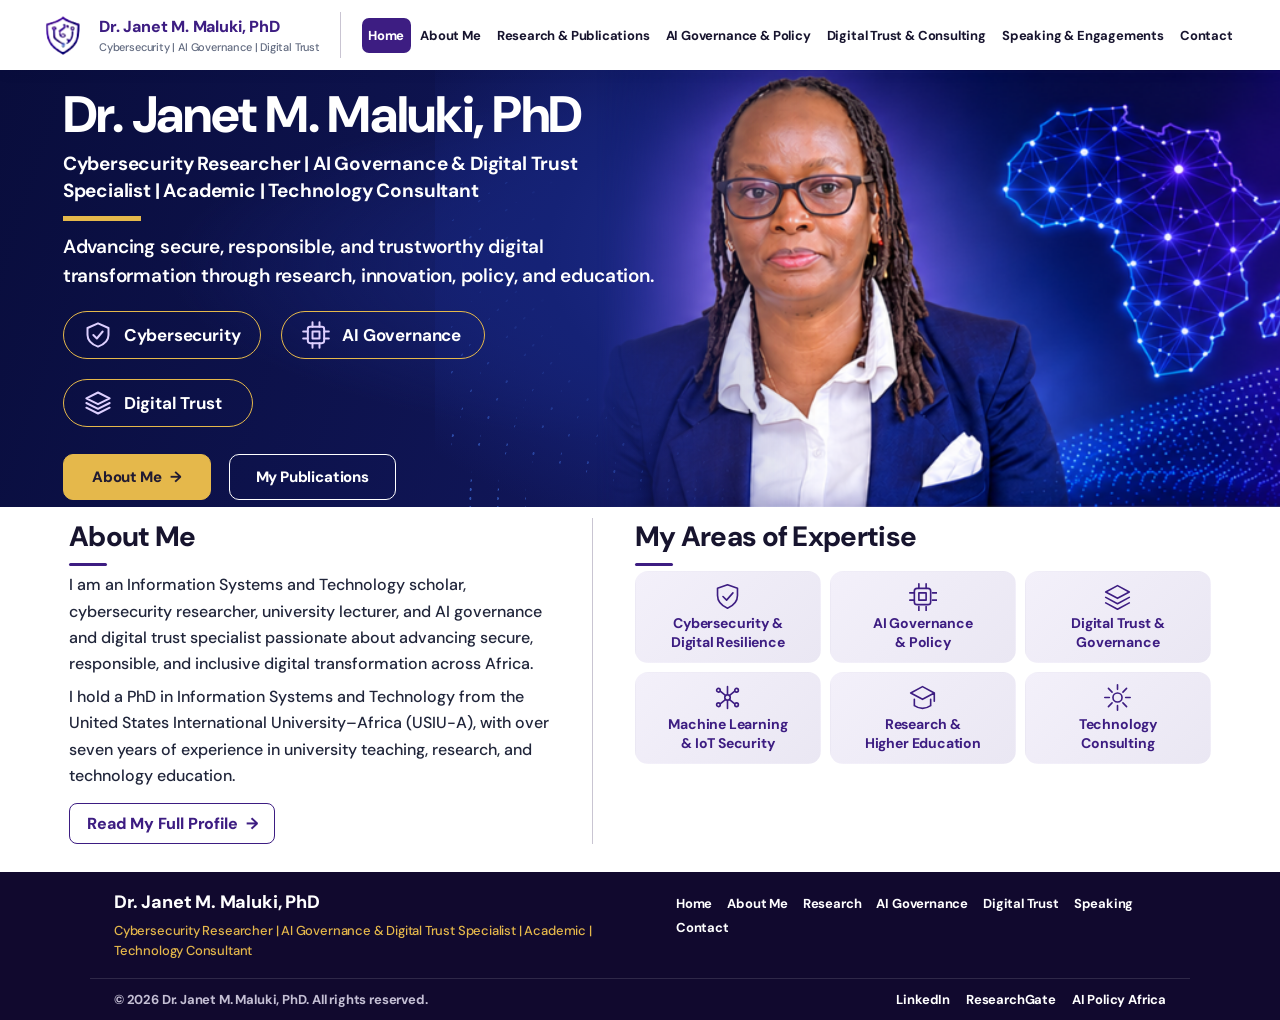
<file: index.html>
<!doctype html>
<html lang="en">
<head>
  <meta charset="utf-8">
  <meta name="viewport" content="width=device-width, initial-scale=1">
  <meta name="description" content="Dr. Janet M. Maluki, PhD — cybersecurity researcher, AI governance specialist, and digital trust consultant.">
  <title>Home | Dr. Janet M. Maluki, PhD</title>
  <link rel="icon" type="image/png" href="assets/images/janet-maluki-crest.png">
  <link rel="stylesheet" href="css/style.css?v=20261126d">
</head>
<body>
<header class="site-header">
  <a class="brand" href="index.html" aria-label="Dr. Janet M. Maluki home">
    <span class="brand-mark" aria-hidden="true"><svg viewBox="0 0 32 32"><path d="M16 3 26 7v8c0 7-4 11-10 14C10 26 6 22 6 15V7l10-4Z"/><path d="m12 16 3 3 6-7M16 9v3"/></svg></span>
    <span class="brand-copy"><strong>Dr. Janet M. Maluki, PhD</strong><span>Cybersecurity | AI Governance | Digital Trust</span></span>
  </a>
  <button class="menu-toggle" aria-label="Toggle navigation" aria-expanded="false">☰</button>
  <nav class="nav" aria-label="Main navigation">
    <a class="active" aria-current="page" href="index.html">Home</a><a href="about.html">About Me</a><a href="research.html">Research &amp; Publications</a><a href="governance.html">AI Governance &amp; Policy</a><a href="digital-trust.html">Digital Trust &amp; Consulting</a><a href="speaking.html">Speaking &amp; Engagements</a><a href="contact.html">Contact</a>
  </nav>
</header>
<main>
  <section class="hero">
    <div class="hero-inner">
      <div class="hero-copy">
        <h1>Dr. Janet M. Maluki, PhD</h1>
        <p class="hero-subtitle">Cybersecurity Researcher | AI Governance &amp; Digital Trust Specialist | Academic | Technology Consultant</p>
        <span class="accent"></span>
        <p class="hero-intro">Advancing secure, responsible, and trustworthy digital transformation through research, innovation, policy, and education.</p>
        <div class="pills">
          <a class="pill" href="research.html"><svg viewBox="0 0 24 24" aria-hidden="true"><path d="M12 2 21 6v6c0 5-3.5 8-9 10-5.5-2-9-5-9-10V6l9-4Z"/><path d="m8 12 3 3 5-6"/></svg>Cybersecurity</a>
          <a class="pill" href="governance.html"><svg viewBox="0 0 24 24" aria-hidden="true"><rect x="5" y="5" width="14" height="14" rx="2"/><path d="M9 9h6v6H9zM9 1v4m6-4v4M9 19v4m6-4v4M1 9h4m-4 6h4m14-6h4m-4 6h4"/></svg>AI Governance</a>
          <a class="pill" href="digital-trust.html"><svg viewBox="0 0 24 24" aria-hidden="true"><path d="m12 3 10 5-10 5L2 8l10-5Zm-10 9 10 5 10-5M2 16l10 5 10-5"/></svg>Digital Trust</a>
        </div>
        <div class="hero-actions"><a class="btn btn-gold" href="about.html">About Me <span aria-hidden="true">→</span></a><a class="btn btn-outline" href="research.html">My Publications</a></div>
      </div>
      <div class="hero-visual">
        <img class="hero-art" src="assets/images/home-hero-art.png" alt="Dr. Janet M. Maluki in her navy blazer beside a glowing Africa network map">
      </div>
    </div>
  </section>
  <section class="content-wrap">
    <div class="home-grid">
      <div class="home-about">
        <h2 class="section-title">About Me</h2>
        <div class="about-copy">
          <p>I am an Information Systems and Technology scholar, cybersecurity researcher, university lecturer, and AI governance and digital trust specialist passionate about advancing secure, responsible, and inclusive digital transformation across Africa.</p>
          <p>I hold a PhD in Information Systems and Technology from the United States International University–Africa (USIU-A), with over seven years of experience in university teaching, research, and technology education.</p>
        </div>
        <a class="text-link" href="about.html">Read My Full Profile <span aria-hidden="true">→</span></a>
      </div>
      <div>
        <h2 class="section-title">My Areas of Expertise</h2>
        <div class="expertise-grid">
          <a class="expertise-card" href="research.html"><svg viewBox="0 0 32 32" aria-hidden="true"><path d="M16 3 27 7v8c0 7-4 11-11 14C9 26 5 22 5 15V7l11-4Z"/><path d="m11 16 4 4 7-8"/></svg><strong>Cybersecurity &amp;<br>Digital Resilience</strong></a>
          <a class="expertise-card" href="governance.html"><svg viewBox="0 0 32 32" aria-hidden="true"><rect x="7" y="7" width="18" height="18" rx="3"/><path d="M12 12h8v8h-8zM12 2v5m8-5v5m-8 20v5m8-5v5M2 12h5m-5 8h5m20-8h5m-5 8h5"/></svg><strong>AI Governance<br>&amp; Policy</strong></a>
          <a class="expertise-card" href="digital-trust.html"><svg viewBox="0 0 32 32" aria-hidden="true"><path d="m16 4 13 7-13 7L3 11l13-7ZM3 17l13 7 13-7M3 23l13 7 13-7"/></svg><strong>Digital Trust &amp;<br>Governance</strong></a>
          <a class="expertise-card" href="research.html"><svg viewBox="0 0 32 32" aria-hidden="true"><circle cx="16" cy="16" r="3"/><circle cx="6" cy="8" r="2"/><circle cx="26" cy="8" r="2"/><circle cx="6" cy="24" r="2"/><circle cx="26" cy="24" r="2"/><path d="m8 9 6 5m10-5-6 5M8 23l6-5m10 5-6-5M16 13V4m0 15v9"/></svg><strong>Machine Learning<br>&amp; IoT Security</strong></a>
          <a class="expertise-card" href="research.html"><svg viewBox="0 0 32 32" aria-hidden="true"><path d="M3 11 16 4l13 7-13 7L3 11Zm4 7v7c6 4 12 4 18 0v-7M29 11v9"/></svg><strong>Research &amp;<br>Higher Education</strong></a>
          <a class="expertise-card" href="digital-trust.html"><svg viewBox="0 0 32 32" aria-hidden="true"><circle cx="16" cy="16" r="5"/><path d="M16 2v5m0 18v5M2 16h5m18 0h5M6 6l4 4m12 12 4 4m0-20-4 4M10 22l-4 4"/></svg><strong>Technology<br>Consulting</strong></a>
        </div>
      </div>
    </div>
  </section>
</main>
<footer class="site-footer">
  <div class="footer-main">
    <div><a class="footer-name" href="index.html">Dr. Janet M. Maluki, PhD</a><p>Cybersecurity Researcher | AI Governance &amp; Digital Trust Specialist | Academic | Technology Consultant</p></div>
    <nav class="footer-nav" aria-label="Footer navigation"><a href="index.html">Home</a><a href="about.html">About Me</a><a href="research.html">Research</a><a href="governance.html">AI Governance</a><a href="digital-trust.html">Digital Trust</a><a href="speaking.html">Speaking</a><a href="contact.html">Contact</a></nav>
  </div>
  <div class="footer-bottom"><span>© <span id="year"></span> Dr. Janet M. Maluki, PhD. All rights reserved.</span><span class="footer-social"><a href="https://www.linkedin.com/in/janet-m-maluki-phd-0333353b/" target="_blank" rel="noopener noreferrer">LinkedIn</a><a href="https://www.researchgate.net/profile/Janet-Maluki" target="_blank" rel="noopener noreferrer">ResearchGate</a><a href="https://www.aipolicy.africa/fellows/janetmaluki" target="_blank" rel="noopener noreferrer">AI Policy Africa</a></span></div>
</footer>
<script src="js/main.js"></script>
</body>
</html>
</file>
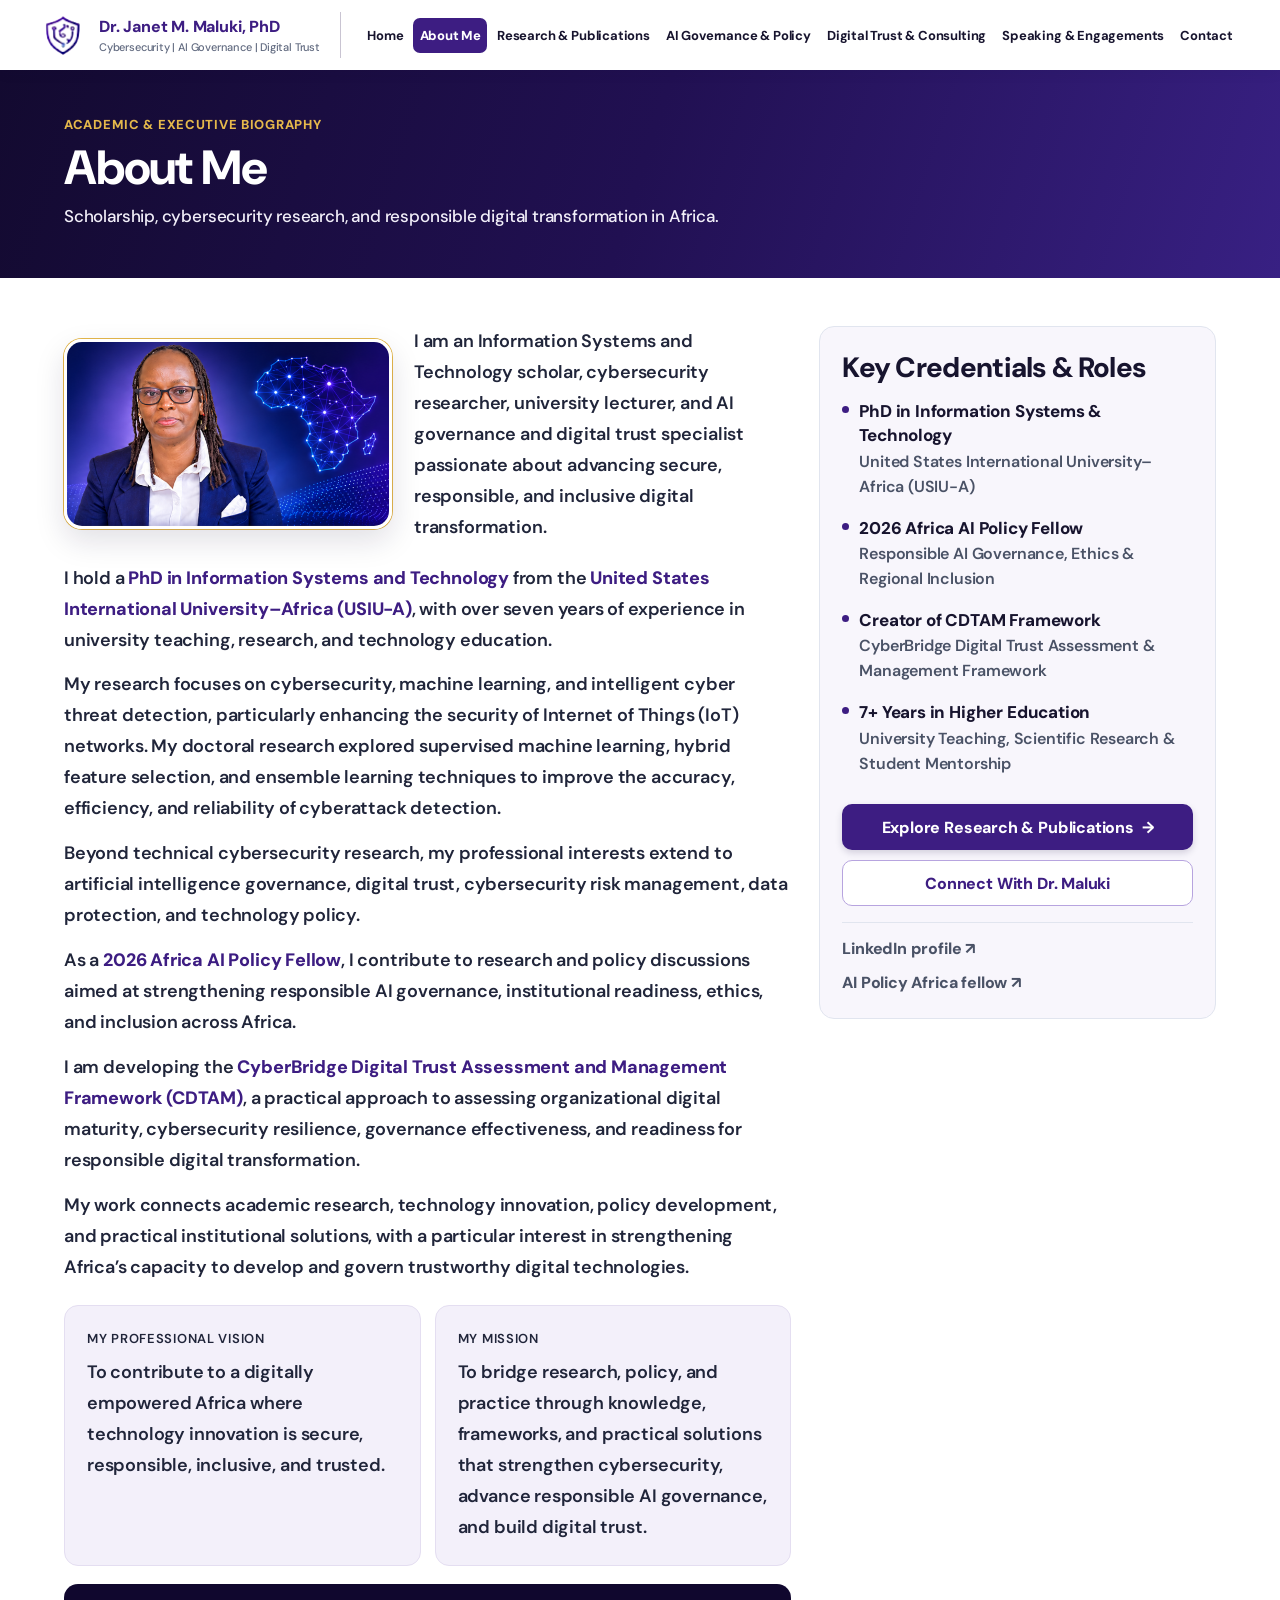
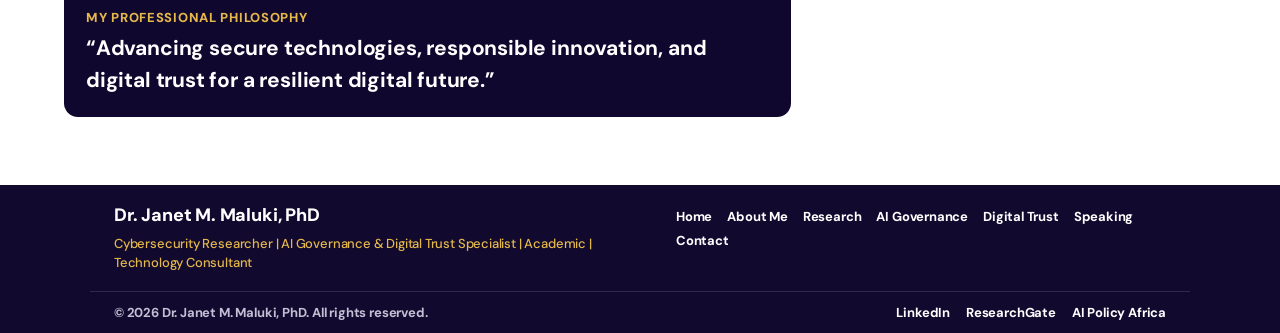
<file: about.html>
<!doctype html>
<html lang="en">
<head><meta charset="utf-8"><meta name="viewport" content="width=device-width, initial-scale=1"><meta name="description" content="Biography, credentials, and professional work of Dr. Janet M. Maluki, PhD."><title>About Me | Dr. Janet M. Maluki</title><link rel="icon" type="image/png" href="assets/images/janet-maluki-crest.png"><link rel="stylesheet" href="css/style.css?v=20261126d"></head>
<body>
<header class="site-header">
  <a class="brand" href="index.html" aria-label="Dr. Janet M. Maluki home"><span class="brand-mark" aria-hidden="true"><svg viewBox="0 0 32 32"><path d="M16 3 26 7v8c0 7-4 11-10 14C10 26 6 22 6 15V7l10-4Z"/><path d="m12 16 3 3 6-7M16 9v3"/></svg></span><span class="brand-copy"><strong>Dr. Janet M. Maluki, PhD</strong><span>Cybersecurity | AI Governance | Digital Trust</span></span></a>
  <button class="menu-toggle" aria-label="Toggle navigation" aria-expanded="false">☰</button>
  <nav class="nav" aria-label="Main navigation"><a href="index.html">Home</a><a class="active" aria-current="page" href="about.html">About Me</a><a href="research.html">Research &amp; Publications</a><a href="governance.html">AI Governance &amp; Policy</a><a href="digital-trust.html">Digital Trust &amp; Consulting</a><a href="speaking.html">Speaking &amp; Engagements</a><a href="contact.html">Contact</a></nav>
</header>
<main>
  <section class="page-hero"><div class="page-hero-inner"><p class="eyebrow">ACADEMIC &amp; EXECUTIVE BIOGRAPHY</p><h1>About Me</h1><p>Scholarship, cybersecurity research, and responsible digital transformation in Africa.</p></div></section>
  <section class="page-content profile-layout">
    <article class="prose">
      <div class="about-intro">
        <img class="about-portrait" src="assets/images/janet-maluki-portrait.png" alt="Dr. Janet M. Maluki in a blue suit">
        <p class="lead">I am an Information Systems and Technology scholar, cybersecurity researcher, university lecturer, and AI governance and digital trust specialist passionate about advancing secure, responsible, and inclusive digital transformation.</p>
      </div>
      <p>I hold a <strong>PhD in Information Systems and Technology</strong> from the <strong>United States International University–Africa (USIU-A)</strong>, with over seven years of experience in university teaching, research, and technology education.</p>
      <p>My research focuses on cybersecurity, machine learning, and intelligent cyber threat detection, particularly enhancing the security of Internet of Things (IoT) networks. My doctoral research explored supervised machine learning, hybrid feature selection, and ensemble learning techniques to improve the accuracy, efficiency, and reliability of cyberattack detection.</p>
      <p>Beyond technical cybersecurity research, my professional interests extend to artificial intelligence governance, digital trust, cybersecurity risk management, data protection, and technology policy.</p>
      <p>As a <strong>2026 Africa AI Policy Fellow</strong>, I contribute to research and policy discussions aimed at strengthening responsible AI governance, institutional readiness, ethics, and inclusion across Africa.</p>
      <p>I am developing the <strong>CyberBridge Digital Trust Assessment and Management Framework (CDTAM)</strong>, a practical approach to assessing organizational digital maturity, cybersecurity resilience, governance effectiveness, and readiness for responsible digital transformation.</p>
      <p>My work connects academic research, technology innovation, policy development, and practical institutional solutions, with a particular interest in strengthening Africa’s capacity to develop and govern trustworthy digital technologies.</p>
      <div class="two-col">
        <article class="info-card"><p class="card-kicker">MY PROFESSIONAL VISION</p><p>To contribute to a digitally empowered Africa where technology innovation is secure, responsible, inclusive, and trusted.</p></article>
        <article class="info-card"><p class="card-kicker">MY MISSION</p><p>To bridge research, policy, and practice through knowledge, frameworks, and practical solutions that strengthen cybersecurity, advance responsible AI governance, and build digital trust.</p></article>
      </div>
      <blockquote class="quote-card"><span class="card-kicker">MY PROFESSIONAL PHILOSOPHY</span><p>“Advancing secure technologies, responsible innovation, and digital trust for a resilient digital future.”</p></blockquote>
    </article>
    <aside class="credential-card">
      <h2>Key Credentials &amp; Roles</h2>
      <ul class="credential-list">
        <li><strong>PhD in Information Systems &amp; Technology</strong><span>United States International University–Africa (USIU-A)</span></li>
        <li><strong>2026 Africa AI Policy Fellow</strong><span>Responsible AI Governance, Ethics &amp; Regional Inclusion</span></li>
        <li><strong>Creator of CDTAM Framework</strong><span>CyberBridge Digital Trust Assessment &amp; Management Framework</span></li>
        <li><strong>7+ Years in Higher Education</strong><span>University Teaching, Scientific Research &amp; Student Mentorship</span></li>
      </ul>
      <a class="btn btn-purple btn-block" href="research.html">Explore Research &amp; Publications <span aria-hidden="true">→</span></a>
      <a class="btn btn-light btn-block" href="contact.html">Connect With Dr. Maluki</a>
      <div class="profile-links"><a href="https://www.linkedin.com/in/janet-m-maluki-phd-0333353b/" target="_blank" rel="noopener noreferrer">LinkedIn profile ↗</a><a href="https://www.aipolicy.africa/fellows/janetmaluki" target="_blank" rel="noopener noreferrer">AI Policy Africa fellow ↗</a></div>
    </aside>
  </section>
</main>
<footer class="site-footer"><div class="footer-main"><div><a class="footer-name" href="index.html">Dr. Janet M. Maluki, PhD</a><p>Cybersecurity Researcher | AI Governance &amp; Digital Trust Specialist | Academic | Technology Consultant</p></div><nav class="footer-nav" aria-label="Footer navigation"><a href="index.html">Home</a><a href="about.html">About Me</a><a href="research.html">Research</a><a href="governance.html">AI Governance</a><a href="digital-trust.html">Digital Trust</a><a href="speaking.html">Speaking</a><a href="contact.html">Contact</a></nav></div><div class="footer-bottom"><span>© <span id="year"></span> Dr. Janet M. Maluki, PhD. All rights reserved.</span><span class="footer-social"><a href="https://www.linkedin.com/in/janet-m-maluki-phd-0333353b/" target="_blank" rel="noopener noreferrer">LinkedIn</a><a href="https://www.researchgate.net/profile/Janet-Maluki" target="_blank" rel="noopener noreferrer">ResearchGate</a><a href="https://www.aipolicy.africa/fellows/janetmaluki" target="_blank" rel="noopener noreferrer">AI Policy Africa</a></span></div></footer>
<script src="js/main.js"></script>
</body>
</html>
</file>
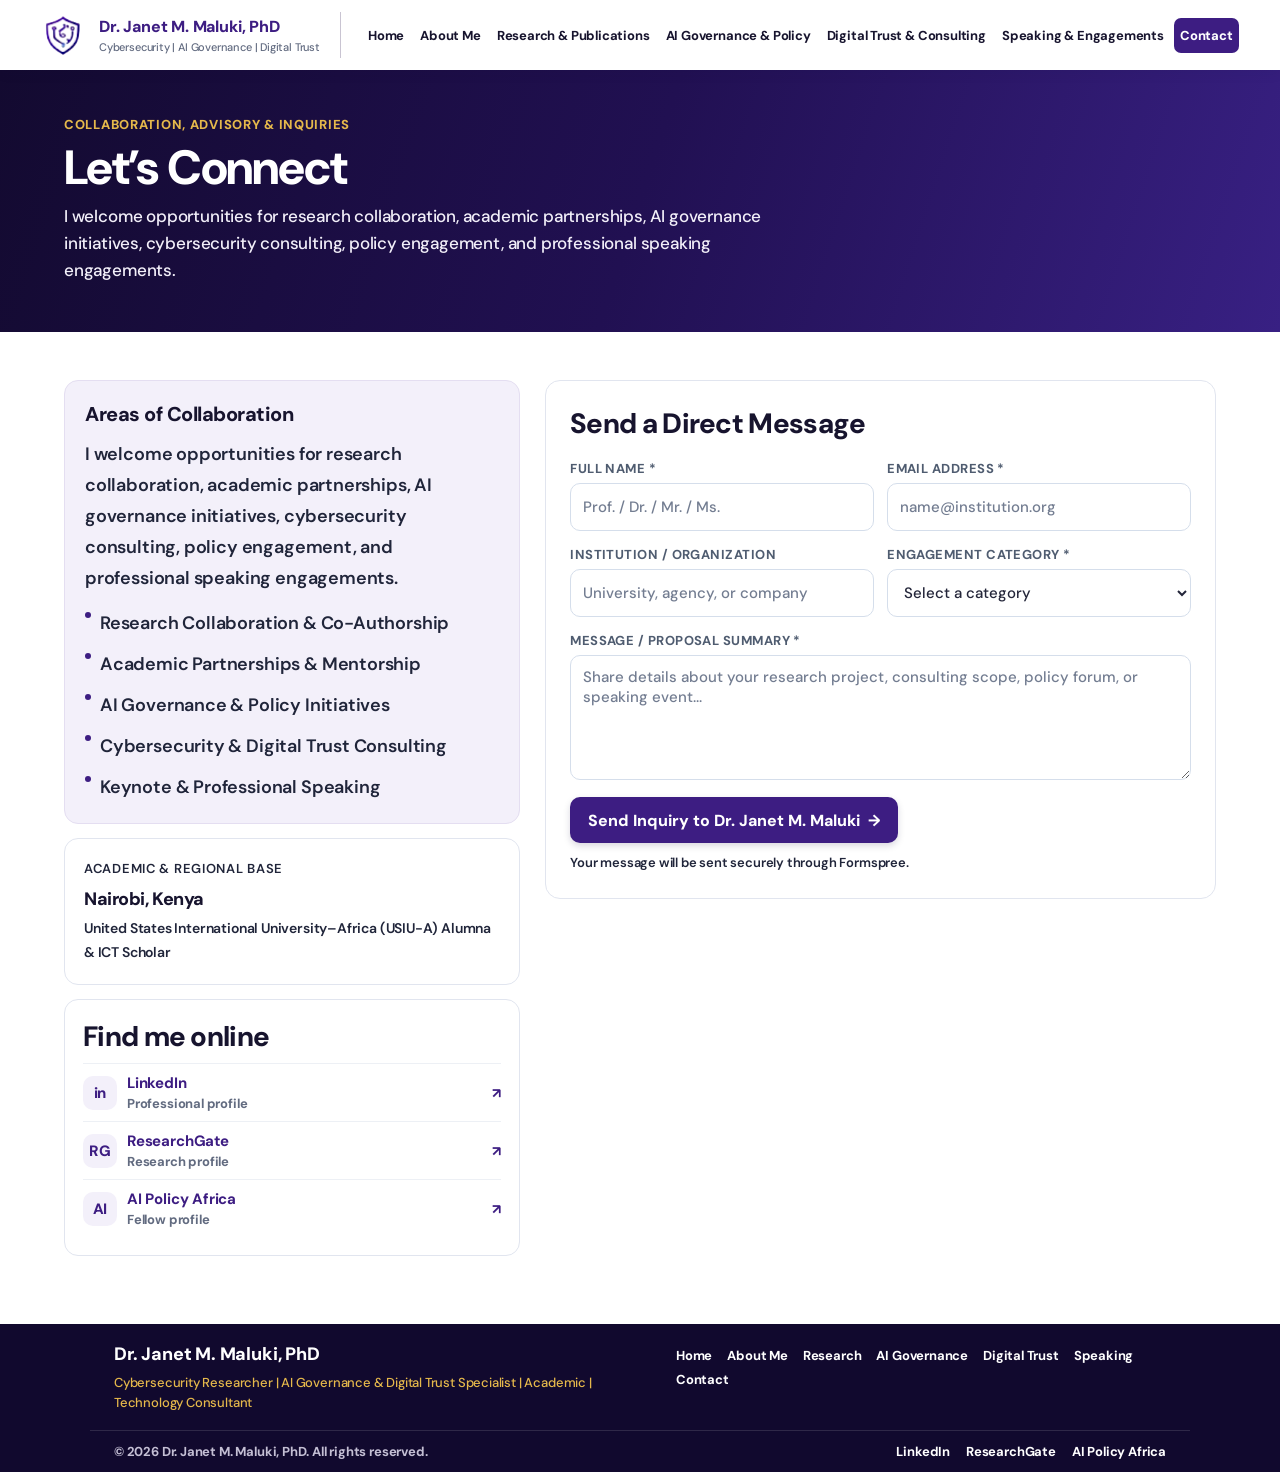
<file: contact.html>
<!doctype html>
<html lang="en">
<head><meta charset="utf-8"><meta name="viewport" content="width=device-width, initial-scale=1"><meta name="description" content="Contact Dr. Janet M. Maluki for research, academic partnerships, AI policy, consulting, and speaking enquiries."><title>Contact | Dr. Janet M. Maluki</title><link rel="icon" type="image/png" href="assets/images/janet-maluki-crest.png"><link rel="stylesheet" href="css/style.css?v=20261126d"></head>
<body>
<header class="site-header">
  <a class="brand" href="index.html" aria-label="Dr. Janet M. Maluki home"><span class="brand-mark" aria-hidden="true"><svg viewBox="0 0 32 32"><path d="M16 3 26 7v8c0 7-4 11-10 14C10 26 6 22 6 15V7l10-4Z"/><path d="m12 16 3 3 6-7M16 9v3"/></svg></span><span class="brand-copy"><strong>Dr. Janet M. Maluki, PhD</strong><span>Cybersecurity | AI Governance | Digital Trust</span></span></a>
  <button class="menu-toggle" aria-label="Toggle navigation" aria-expanded="false">☰</button>
  <nav class="nav" aria-label="Main navigation"><a href="index.html">Home</a><a href="about.html">About Me</a><a href="research.html">Research &amp; Publications</a><a href="governance.html">AI Governance &amp; Policy</a><a href="digital-trust.html">Digital Trust &amp; Consulting</a><a href="speaking.html">Speaking &amp; Engagements</a><a class="active" aria-current="page" href="contact.html">Contact</a></nav>
</header>
<main>
  <section class="page-hero"><div class="page-hero-inner"><p class="eyebrow">COLLABORATION, ADVISORY &amp; INQUIRIES</p><h1>Let’s Connect</h1><p>I welcome opportunities for research collaboration, academic partnerships, AI governance initiatives, cybersecurity consulting, policy engagement, and professional speaking engagements.</p></div></section>
  <section class="page-content contact-layout">
    <aside class="contact-sidebar">
      <article class="info-card">
        <h2>Areas of Collaboration</h2>
        <p>I welcome opportunities for research collaboration, academic partnerships, AI governance initiatives, cybersecurity consulting, policy engagement, and professional speaking engagements.</p>
        <ul class="bullet-list"><li>Research Collaboration &amp; Co-Authorship</li><li>Academic Partnerships &amp; Mentorship</li><li>AI Governance &amp; Policy Initiatives</li><li>Cybersecurity &amp; Digital Trust Consulting</li><li>Keynote &amp; Professional Speaking</li></ul>
      </article>
      <article class="location-card"><p class="card-kicker">ACADEMIC &amp; REGIONAL BASE</p><h3>Nairobi, Kenya</h3><p>United States International University–Africa (USIU-A) Alumna &amp; ICT Scholar</p></article>
      <div class="social-card">
        <h2>Find me online</h2>
        <a href="https://www.linkedin.com/in/janet-m-maluki-phd-0333353b/" target="_blank" rel="noopener noreferrer"><span class="social-icon">in</span><span><strong>LinkedIn</strong><small>Professional profile</small></span><b aria-hidden="true">↗</b></a>
        <a href="https://www.researchgate.net/profile/Janet-Maluki" target="_blank" rel="noopener noreferrer"><span class="social-icon">RG</span><span><strong>ResearchGate</strong><small>Research profile</small></span><b aria-hidden="true">↗</b></a>
        <a href="https://www.aipolicy.africa/fellows/janetmaluki" target="_blank" rel="noopener noreferrer"><span class="social-icon">AI</span><span><strong>AI Policy Africa</strong><small>Fellow profile</small></span><b aria-hidden="true">↗</b></a>
      </div>
    </aside>
    <section class="contact-form-card">
      <h2>Send a Direct Message</h2>
      <form class="contact-form" action="https://formspree.io/f/xoednvvo" method="POST">
        <input type="hidden" name="_subject" value="Website enquiry for Dr. Janet M. Maluki">
        <div class="form-grid">
          <div class="form-field"><label for="full-name">Full name <span aria-hidden="true">*</span></label><input id="full-name" name="name" type="text" autocomplete="name" placeholder="Prof. / Dr. / Mr. / Ms." required></div>
          <div class="form-field"><label for="email">Email address <span aria-hidden="true">*</span></label><input id="email" name="email" type="email" autocomplete="email" placeholder="name@institution.org" required></div>
          <div class="form-field"><label for="institution">Institution / organization</label><input id="institution" name="institution" type="text" autocomplete="organization" placeholder="University, agency, or company"></div>
          <div class="form-field"><label for="category">Engagement category <span aria-hidden="true">*</span></label><select id="category" name="engagement_category" required><option value="" selected disabled>Select a category</option><option>Research Collaboration</option><option>Academic Partnership</option><option>AI Governance &amp; Policy</option><option>Cybersecurity &amp; Digital Trust Consulting</option><option>Speaking Engagement</option><option>Other</option></select></div>
          <div class="form-field form-field-wide"><label for="message">Message / proposal summary <span aria-hidden="true">*</span></label><textarea id="message" name="message" rows="5" placeholder="Share details about your research project, consulting scope, policy forum, or speaking event..." required></textarea></div>
        </div>
        <button class="btn btn-purple" type="submit">Send Inquiry to Dr. Janet M. Maluki <span aria-hidden="true">→</span></button>
        <p class="form-note">Your message will be sent securely through Formspree.</p>
      </form>
      <p class="form-status" role="status" aria-live="polite" hidden></p>
    </section>
  </section>
</main>
<footer class="site-footer"><div class="footer-main"><div><a class="footer-name" href="index.html">Dr. Janet M. Maluki, PhD</a><p>Cybersecurity Researcher | AI Governance &amp; Digital Trust Specialist | Academic | Technology Consultant</p></div><nav class="footer-nav" aria-label="Footer navigation"><a href="index.html">Home</a><a href="about.html">About Me</a><a href="research.html">Research</a><a href="governance.html">AI Governance</a><a href="digital-trust.html">Digital Trust</a><a href="speaking.html">Speaking</a><a href="contact.html">Contact</a></nav></div><div class="footer-bottom"><span>© <span id="year"></span> Dr. Janet M. Maluki, PhD. All rights reserved.</span><span class="footer-social"><a href="https://www.linkedin.com/in/janet-m-maluki-phd-0333353b/" target="_blank" rel="noopener noreferrer">LinkedIn</a><a href="https://www.researchgate.net/profile/Janet-Maluki" target="_blank" rel="noopener noreferrer">ResearchGate</a><a href="https://www.aipolicy.africa/fellows/janetmaluki" target="_blank" rel="noopener noreferrer">AI Policy Africa</a></span></div></footer>
<script src="js/main.js"></script>
</body>
</html>
</file>
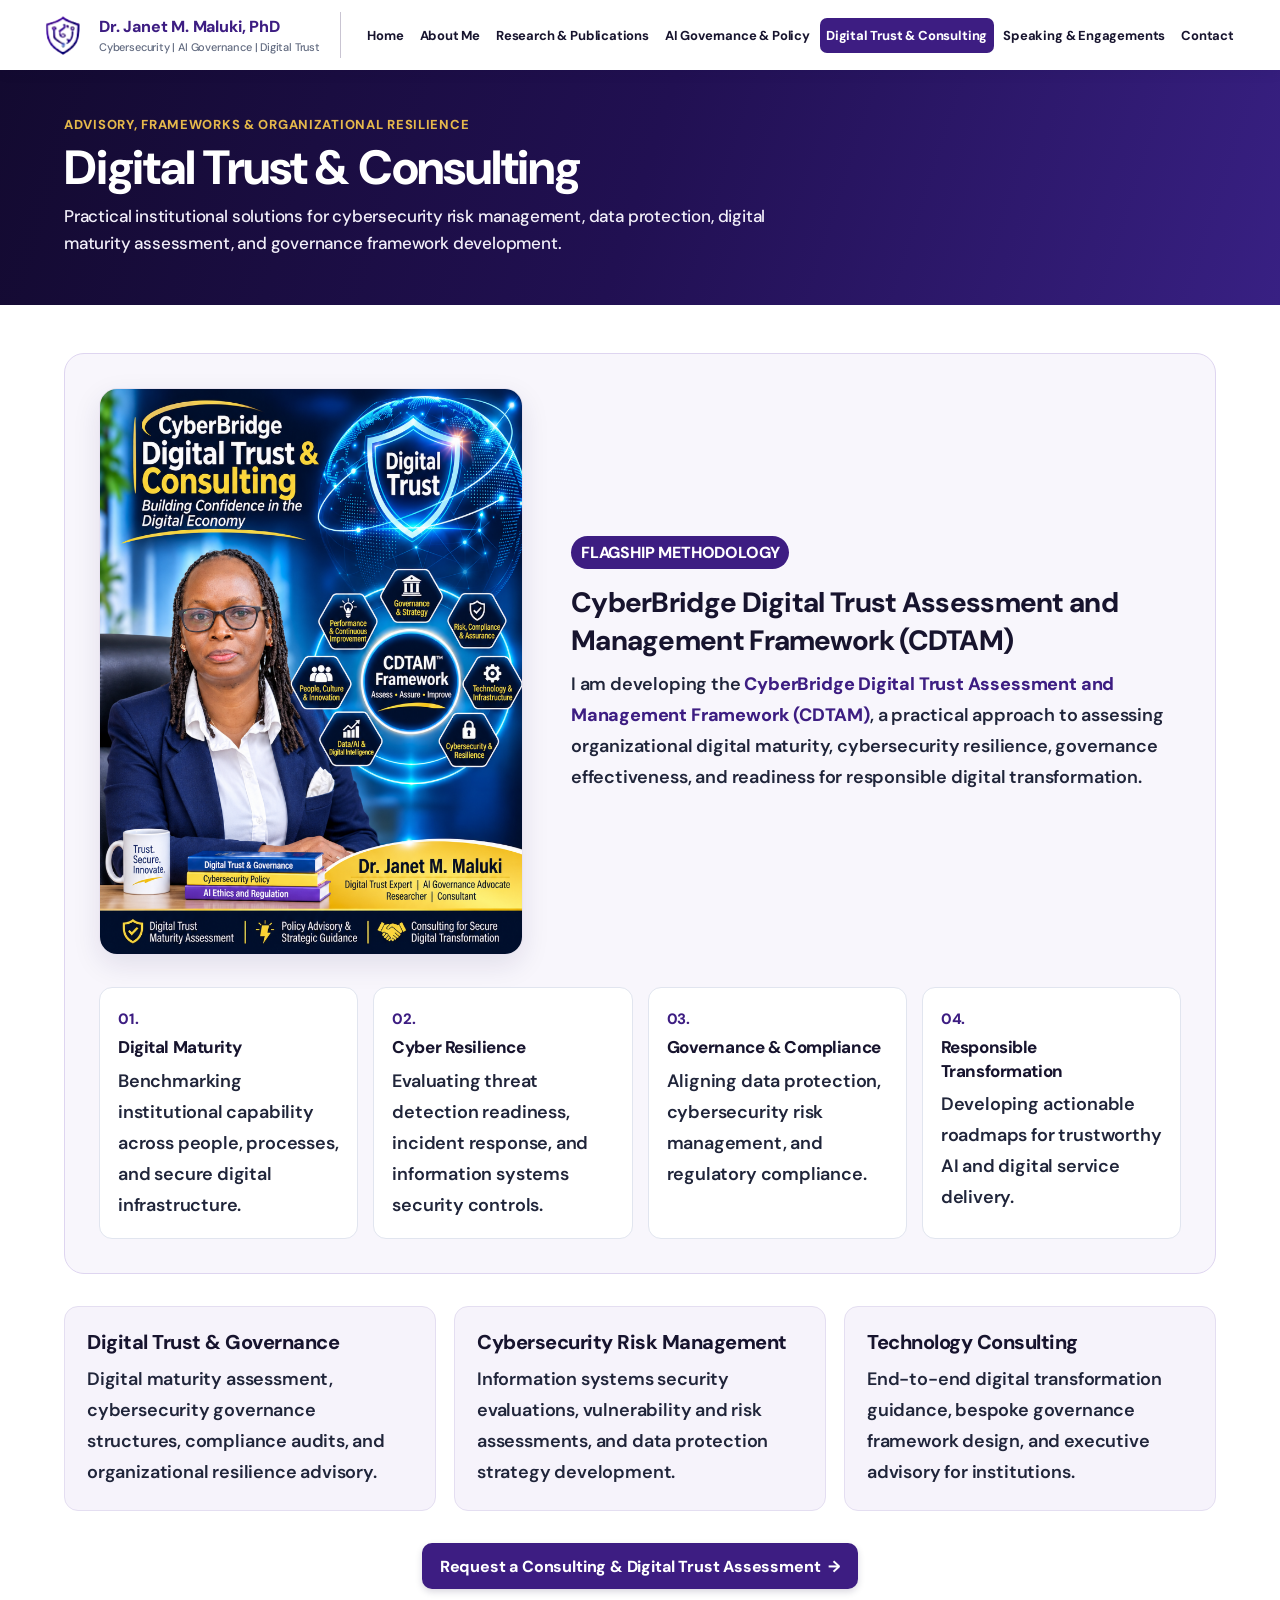
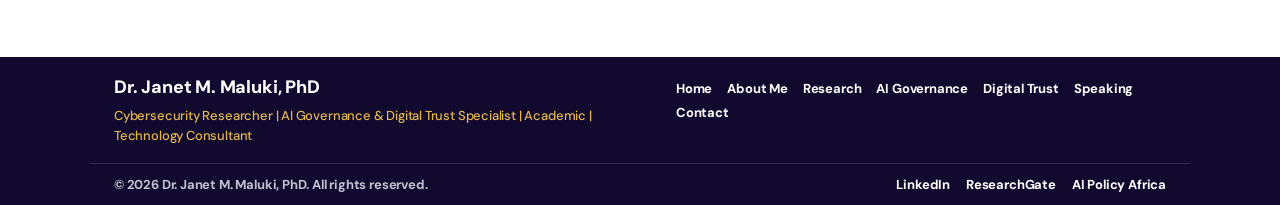
<file: digital-trust.html>
<!doctype html>
<html lang="en">
<head><meta charset="utf-8"><meta name="viewport" content="width=device-width, initial-scale=1"><meta name="description" content="CyberBridge Digital Trust Assessment and Management Framework and consulting expertise from Dr. Janet M. Maluki."><title>Digital Trust &amp; Consulting | Dr. Janet M. Maluki</title><link rel="icon" type="image/png" href="assets/images/janet-maluki-crest.png"><link rel="stylesheet" href="css/style.css?v=20261126d"></head>
<body>
<header class="site-header">
  <a class="brand" href="index.html" aria-label="Dr. Janet M. Maluki home"><span class="brand-mark" aria-hidden="true"><svg viewBox="0 0 32 32"><path d="M16 3 26 7v8c0 7-4 11-10 14C10 26 6 22 6 15V7l10-4Z"/><path d="m12 16 3 3 6-7M16 9v3"/></svg></span><span class="brand-copy"><strong>Dr. Janet M. Maluki, PhD</strong><span>Cybersecurity | AI Governance | Digital Trust</span></span></a>
  <button class="menu-toggle" aria-label="Toggle navigation" aria-expanded="false">☰</button>
  <nav class="nav" aria-label="Main navigation"><a href="index.html">Home</a><a href="about.html">About Me</a><a href="research.html">Research &amp; Publications</a><a href="governance.html">AI Governance &amp; Policy</a><a class="active" aria-current="page" href="digital-trust.html">Digital Trust &amp; Consulting</a><a href="speaking.html">Speaking &amp; Engagements</a><a href="contact.html">Contact</a></nav>
</header>
<main>
  <section class="page-hero"><div class="page-hero-inner"><p class="eyebrow">ADVISORY, FRAMEWORKS &amp; ORGANIZATIONAL RESILIENCE</p><h1>Digital Trust &amp; Consulting</h1><p>Practical institutional solutions for cybersecurity risk management, data protection, digital maturity assessment, and governance framework development.</p></div></section>
  <section class="page-content page-content-wide">
    <article class="framework-card">
      <div class="framework-showcase">
        <figure class="framework-banner">
          <img src="assets/images/cdtam-digital-trust-banner.png" alt="CyberBridge Digital Trust & Consulting — CDTAM Framework with Dr. Janet M. Maluki">
        </figure>
        <div class="framework-heading">
          <span class="tag tag-solid">FLAGSHIP METHODOLOGY</span>
          <h2>CyberBridge Digital Trust Assessment and Management Framework (CDTAM)</h2>
          <p>I am developing the <strong>CyberBridge Digital Trust Assessment and Management Framework (CDTAM)</strong>, a practical approach to assessing organizational digital maturity, cybersecurity resilience, governance effectiveness, and readiness for responsible digital transformation.</p>
        </div>
      </div>
      <div class="framework-steps">
        <article><span>01.</span><h3>Digital Maturity</h3><p>Benchmarking institutional capability across people, processes, and secure digital infrastructure.</p></article>
        <article><span>02.</span><h3>Cyber Resilience</h3><p>Evaluating threat detection readiness, incident response, and information systems security controls.</p></article>
        <article><span>03.</span><h3>Governance &amp; Compliance</h3><p>Aligning data protection, cybersecurity risk management, and regulatory compliance.</p></article>
        <article><span>04.</span><h3>Responsible Transformation</h3><p>Developing actionable roadmaps for trustworthy AI and digital service delivery.</p></article>
      </div>
    </article>
    <div class="feature-grid">
      <article class="info-card"><h2>Digital Trust &amp; Governance</h2><p>Digital maturity assessment, cybersecurity governance structures, compliance audits, and organizational resilience advisory.</p></article>
      <article class="info-card"><h2>Cybersecurity Risk Management</h2><p>Information systems security evaluations, vulnerability and risk assessments, and data protection strategy development.</p></article>
      <article class="info-card"><h2>Technology Consulting</h2><p>End-to-end digital transformation guidance, bespoke governance framework design, and executive advisory for institutions.</p></article>
    </div>
    <div class="center-action"><a class="btn btn-purple" href="contact.html">Request a Consulting &amp; Digital Trust Assessment <span aria-hidden="true">→</span></a></div>
  </section>
</main>
<footer class="site-footer"><div class="footer-main"><div><a class="footer-name" href="index.html">Dr. Janet M. Maluki, PhD</a><p>Cybersecurity Researcher | AI Governance &amp; Digital Trust Specialist | Academic | Technology Consultant</p></div><nav class="footer-nav" aria-label="Footer navigation"><a href="index.html">Home</a><a href="about.html">About Me</a><a href="research.html">Research</a><a href="governance.html">AI Governance</a><a href="digital-trust.html">Digital Trust</a><a href="speaking.html">Speaking</a><a href="contact.html">Contact</a></nav></div><div class="footer-bottom"><span>© <span id="year"></span> Dr. Janet M. Maluki, PhD. All rights reserved.</span><span class="footer-social"><a href="https://www.linkedin.com/in/janet-m-maluki-phd-0333353b/" target="_blank" rel="noopener noreferrer">LinkedIn</a><a href="https://www.researchgate.net/profile/Janet-Maluki" target="_blank" rel="noopener noreferrer">ResearchGate</a><a href="https://www.aipolicy.africa/fellows/janetmaluki" target="_blank" rel="noopener noreferrer">AI Policy Africa</a></span></div></footer>
<script src="js/main.js"></script>
</body>
</html>
</file>
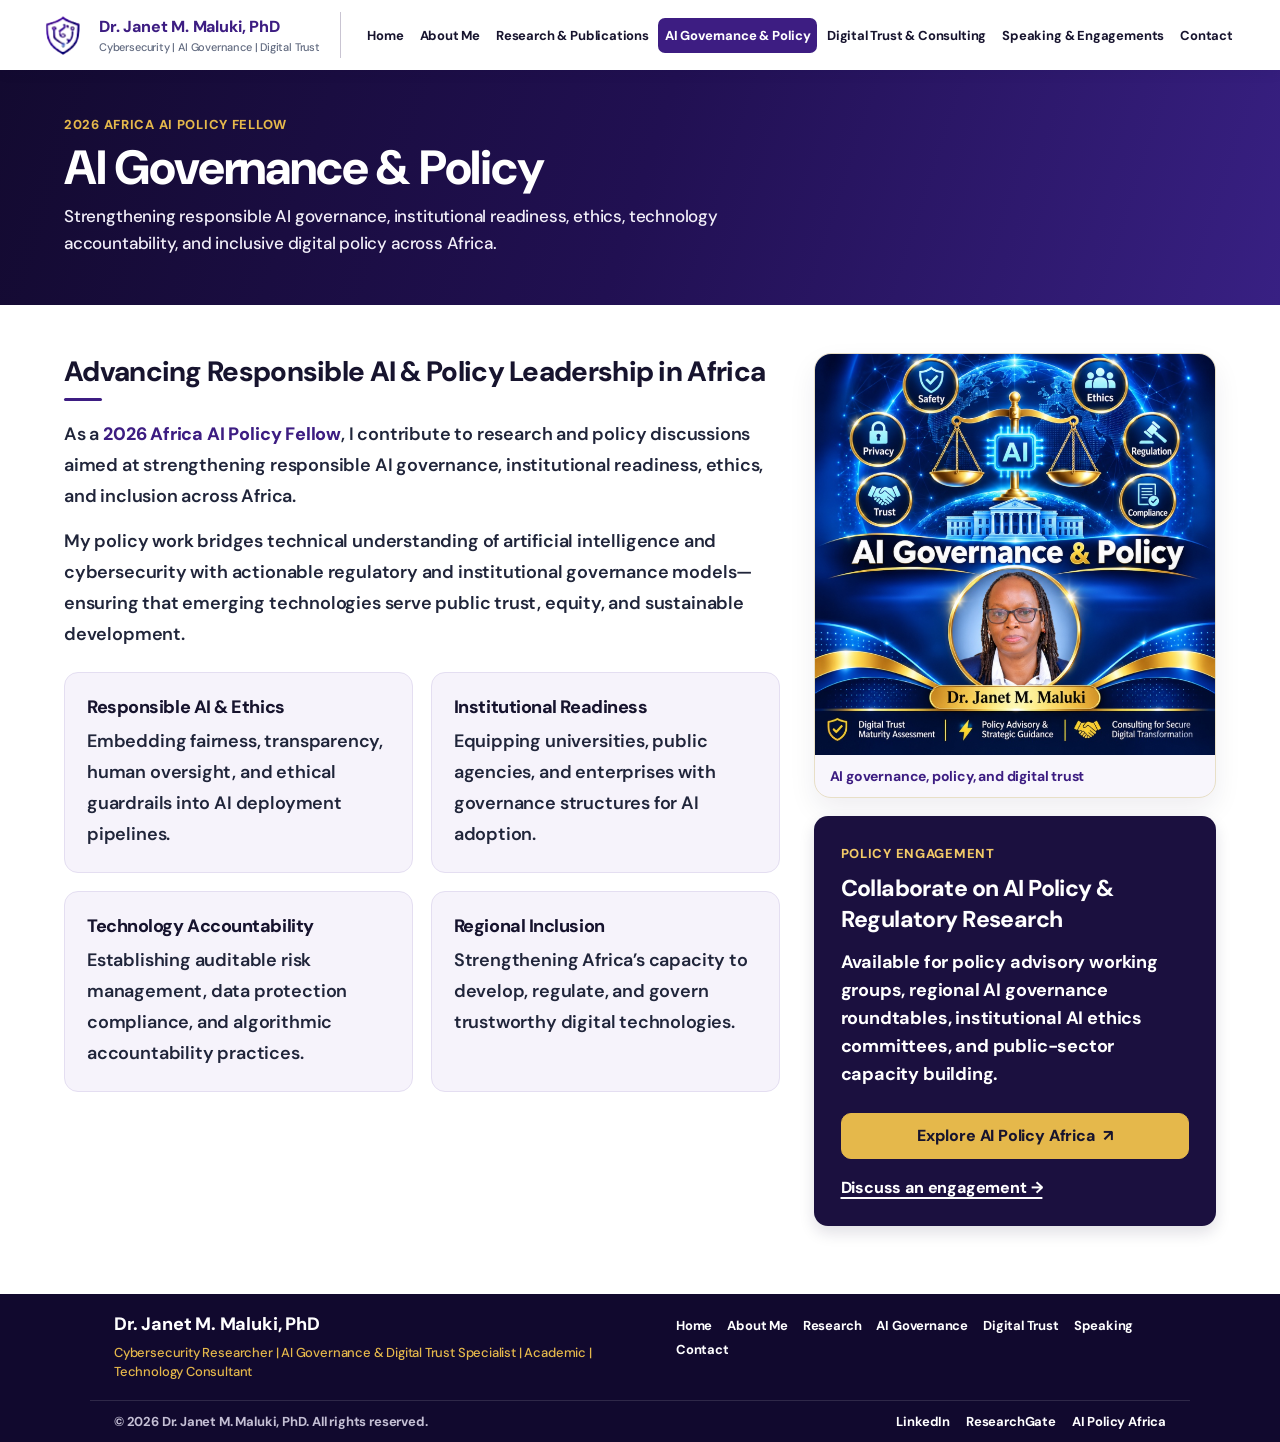
<file: governance.html>
<!doctype html>
<html lang="en">
<head><meta charset="utf-8"><meta name="viewport" content="width=device-width, initial-scale=1"><meta name="description" content="Dr. Janet M. Maluki's work in responsible AI governance, policy, institutional readiness, ethics, and inclusion across Africa."><title>AI Governance &amp; Policy | Dr. Janet M. Maluki</title><link rel="icon" type="image/png" href="assets/images/janet-maluki-crest.png"><link rel="stylesheet" href="css/style.css?v=20261126d"></head>
<body>
<header class="site-header">
  <a class="brand" href="index.html" aria-label="Dr. Janet M. Maluki home"><span class="brand-mark" aria-hidden="true"><svg viewBox="0 0 32 32"><path d="M16 3 26 7v8c0 7-4 11-10 14C10 26 6 22 6 15V7l10-4Z"/><path d="m12 16 3 3 6-7M16 9v3"/></svg></span><span class="brand-copy"><strong>Dr. Janet M. Maluki, PhD</strong><span>Cybersecurity | AI Governance | Digital Trust</span></span></a>
  <button class="menu-toggle" aria-label="Toggle navigation" aria-expanded="false">☰</button>
  <nav class="nav" aria-label="Main navigation"><a href="index.html">Home</a><a href="about.html">About Me</a><a href="research.html">Research &amp; Publications</a><a class="active" aria-current="page" href="governance.html">AI Governance &amp; Policy</a><a href="digital-trust.html">Digital Trust &amp; Consulting</a><a href="speaking.html">Speaking &amp; Engagements</a><a href="contact.html">Contact</a></nav>
</header>
<main>
  <section class="page-hero"><div class="page-hero-inner"><p class="eyebrow">2026 AFRICA AI POLICY FELLOW</p><h1>AI Governance &amp; Policy</h1><p>Strengthening responsible AI governance, institutional readiness, ethics, technology accountability, and inclusive digital policy across Africa.</p></div></section>
  <section class="page-content split-feature">
    <article class="prose">
      <h2 class="section-title">Advancing Responsible AI &amp; Policy Leadership in Africa</h2>
      <p>As a <strong>2026 Africa AI Policy Fellow</strong>, I contribute to research and policy discussions aimed at strengthening responsible AI governance, institutional readiness, ethics, and inclusion across Africa.</p>
      <p>My policy work bridges technical understanding of artificial intelligence and cybersecurity with actionable regulatory and institutional governance models—ensuring that emerging technologies serve public trust, equity, and sustainable development.</p>
      <div class="feature-grid feature-grid-two">
        <article class="info-card"><h3>Responsible AI &amp; Ethics</h3><p>Embedding fairness, transparency, human oversight, and ethical guardrails into AI deployment pipelines.</p></article>
        <article class="info-card"><h3>Institutional Readiness</h3><p>Equipping universities, public agencies, and enterprises with governance structures for AI adoption.</p></article>
        <article class="info-card"><h3>Technology Accountability</h3><p>Establishing auditable risk management, data protection compliance, and algorithmic accountability practices.</p></article>
        <article class="info-card"><h3>Regional Inclusion</h3><p>Strengthening Africa’s capacity to develop, regulate, and govern trustworthy digital technologies.</p></article>
      </div>
    </article>
    <aside class="governance-sidebar">
      <figure class="governance-feature">
        <img src="assets/images/ai-governance-feature.png" alt="AI governance and policy illustration featuring Dr. Janet M. Maluki and principles of safety, ethics, privacy, trust, regulation, and compliance">
        <figcaption>AI governance, policy, and digital trust</figcaption>
      </figure>
      <article class="dark-card"><p class="card-kicker">POLICY ENGAGEMENT</p><h2>Collaborate on AI Policy &amp; Regulatory Research</h2><p>Available for policy advisory working groups, regional AI governance roundtables, institutional AI ethics committees, and public-sector capacity building.</p><a class="btn btn-gold btn-block" href="https://www.aipolicy.africa/fellows/janetmaluki" target="_blank" rel="noopener noreferrer">Explore AI Policy Africa <span aria-hidden="true">↗</span></a><a class="dark-card-link" href="contact.html">Discuss an engagement →</a></article>
    </aside>
  </section>
</main>
<footer class="site-footer"><div class="footer-main"><div><a class="footer-name" href="index.html">Dr. Janet M. Maluki, PhD</a><p>Cybersecurity Researcher | AI Governance &amp; Digital Trust Specialist | Academic | Technology Consultant</p></div><nav class="footer-nav" aria-label="Footer navigation"><a href="index.html">Home</a><a href="about.html">About Me</a><a href="research.html">Research</a><a href="governance.html">AI Governance</a><a href="digital-trust.html">Digital Trust</a><a href="speaking.html">Speaking</a><a href="contact.html">Contact</a></nav></div><div class="footer-bottom"><span>© <span id="year"></span> Dr. Janet M. Maluki, PhD. All rights reserved.</span><span class="footer-social"><a href="https://www.linkedin.com/in/janet-m-maluki-phd-0333353b/" target="_blank" rel="noopener noreferrer">LinkedIn</a><a href="https://www.researchgate.net/profile/Janet-Maluki" target="_blank" rel="noopener noreferrer">ResearchGate</a><a href="https://www.aipolicy.africa/fellows/janetmaluki" target="_blank" rel="noopener noreferrer">AI Policy Africa</a></span></div></footer>
<script src="js/main.js"></script>
</body>
</html>
</file>
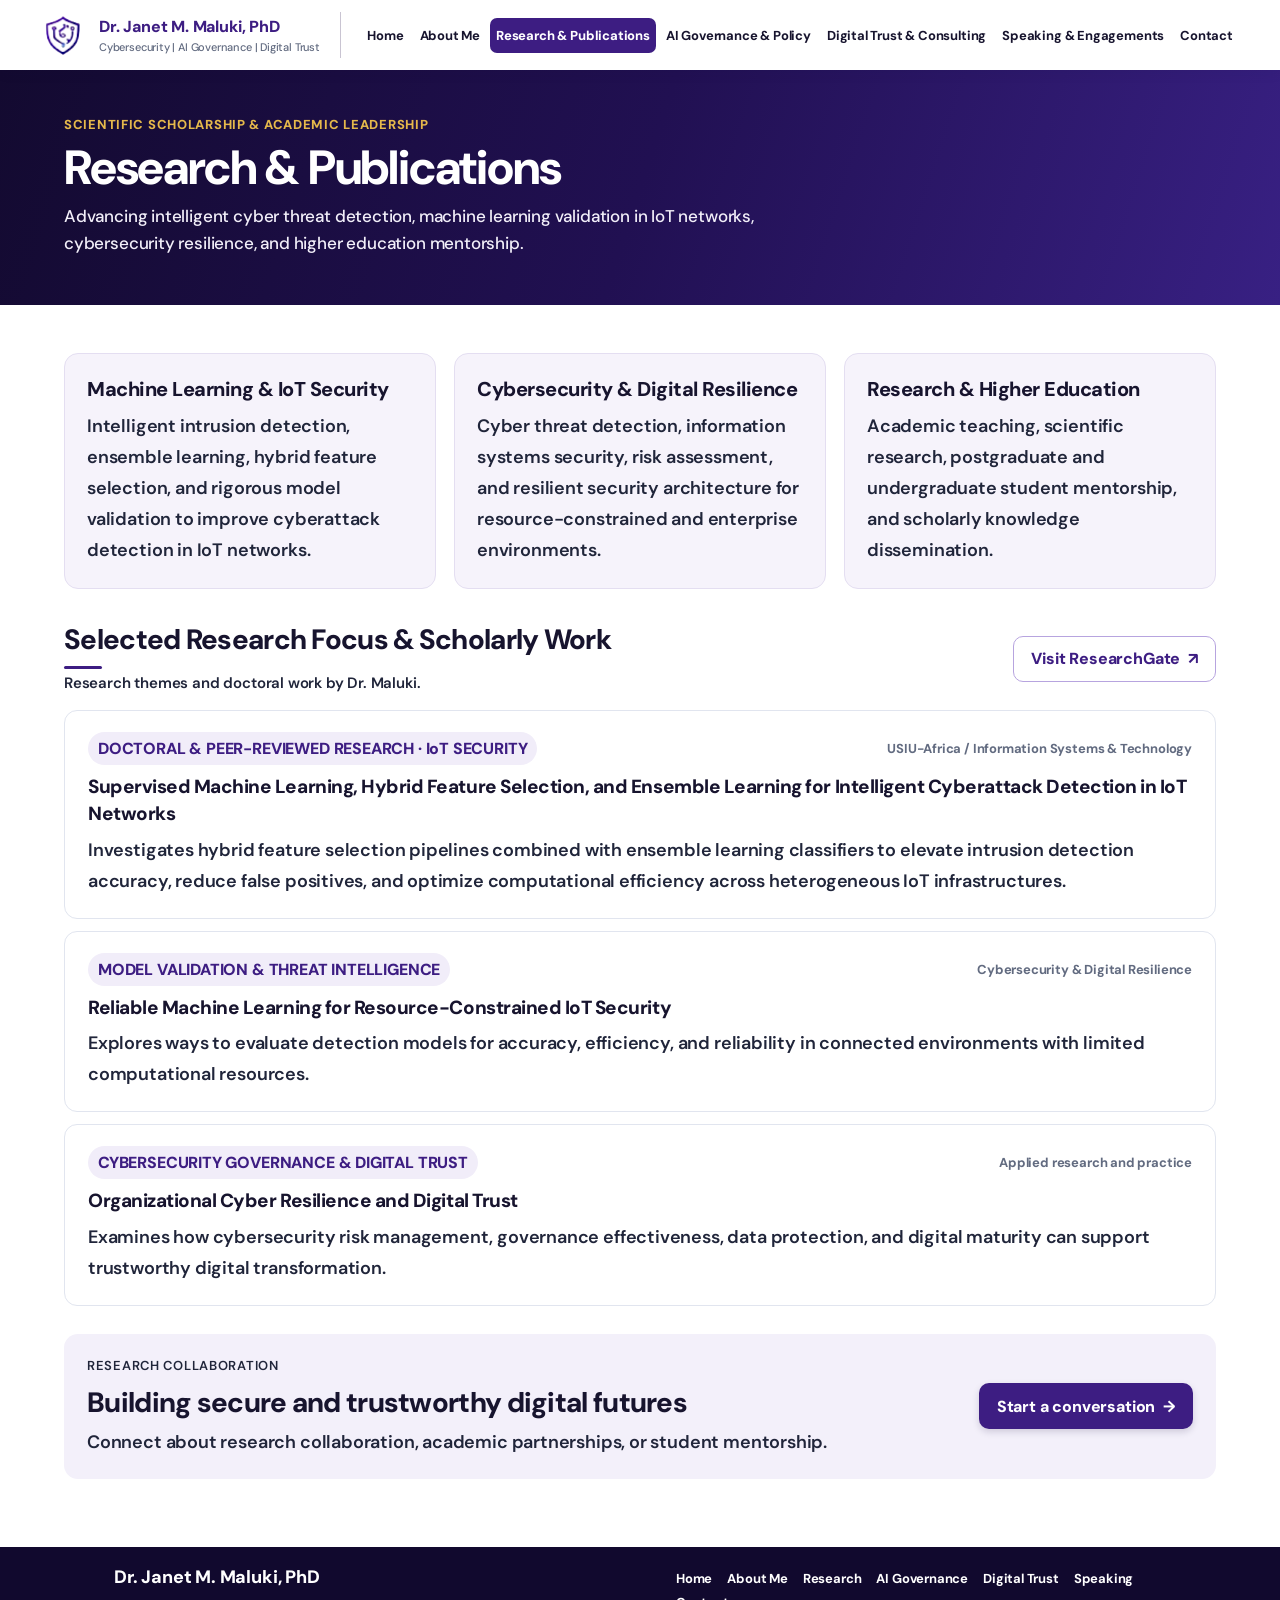
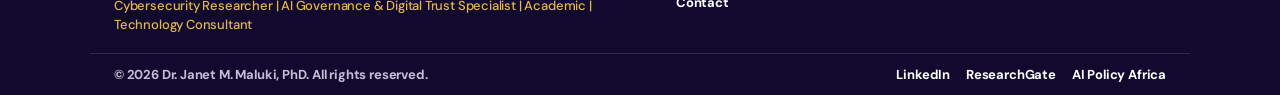
<file: research.html>
<!doctype html>
<html lang="en">
<head><meta charset="utf-8"><meta name="viewport" content="width=device-width, initial-scale=1"><meta name="description" content="Research interests and scholarly work of Dr. Janet M. Maluki in cybersecurity, machine learning, IoT security, and digital resilience."><title>Research &amp; Publications | Dr. Janet M. Maluki</title><link rel="icon" type="image/png" href="assets/images/janet-maluki-crest.png"><link rel="stylesheet" href="css/style.css?v=20261126d"></head>
<body>
<header class="site-header">
  <a class="brand" href="index.html" aria-label="Dr. Janet M. Maluki home"><span class="brand-mark" aria-hidden="true"><svg viewBox="0 0 32 32"><path d="M16 3 26 7v8c0 7-4 11-10 14C10 26 6 22 6 15V7l10-4Z"/><path d="m12 16 3 3 6-7M16 9v3"/></svg></span><span class="brand-copy"><strong>Dr. Janet M. Maluki, PhD</strong><span>Cybersecurity | AI Governance | Digital Trust</span></span></a>
  <button class="menu-toggle" aria-label="Toggle navigation" aria-expanded="false">☰</button>
  <nav class="nav" aria-label="Main navigation"><a href="index.html">Home</a><a href="about.html">About Me</a><a class="active" aria-current="page" href="research.html">Research &amp; Publications</a><a href="governance.html">AI Governance &amp; Policy</a><a href="digital-trust.html">Digital Trust &amp; Consulting</a><a href="speaking.html">Speaking &amp; Engagements</a><a href="contact.html">Contact</a></nav>
</header>
<main>
  <section class="page-hero"><div class="page-hero-inner"><p class="eyebrow">SCIENTIFIC SCHOLARSHIP &amp; ACADEMIC LEADERSHIP</p><h1>Research &amp; Publications</h1><p>Advancing intelligent cyber threat detection, machine learning validation in IoT networks, cybersecurity resilience, and higher education mentorship.</p></div></section>
  <section class="page-content page-content-wide">
    <div class="feature-grid">
      <article class="info-card"><h2>Machine Learning &amp; IoT Security</h2><p>Intelligent intrusion detection, ensemble learning, hybrid feature selection, and rigorous model validation to improve cyberattack detection in IoT networks.</p></article>
      <article class="info-card"><h2>Cybersecurity &amp; Digital Resilience</h2><p>Cyber threat detection, information systems security, risk assessment, and resilient security architecture for resource-constrained and enterprise environments.</p></article>
      <article class="info-card"><h2>Research &amp; Higher Education</h2><p>Academic teaching, scientific research, postgraduate and undergraduate student mentorship, and scholarly knowledge dissemination.</p></article>
    </div>
    <div class="section-heading-row"><div><h2 class="section-title">Selected Research Focus &amp; Scholarly Work</h2><p class="section-intro">Research themes and doctoral work by Dr. Maluki.</p></div><a class="btn btn-light" href="https://www.researchgate.net/profile/Janet-Maluki" target="_blank" rel="noopener noreferrer">Visit ResearchGate <span aria-hidden="true">↗</span></a></div>
    <div class="research-list">
      <article class="research-item"><div class="research-meta"><span class="tag">DOCTORAL &amp; PEER-REVIEWED RESEARCH · IoT SECURITY</span><span>USIU-Africa / Information Systems &amp; Technology</span></div><h3>Supervised Machine Learning, Hybrid Feature Selection, and Ensemble Learning for Intelligent Cyberattack Detection in IoT Networks</h3><p>Investigates hybrid feature selection pipelines combined with ensemble learning classifiers to elevate intrusion detection accuracy, reduce false positives, and optimize computational efficiency across heterogeneous IoT infrastructures.</p></article>
      <article class="research-item"><div class="research-meta"><span class="tag">MODEL VALIDATION &amp; THREAT INTELLIGENCE</span><span>Cybersecurity &amp; Digital Resilience</span></div><h3>Reliable Machine Learning for Resource-Constrained IoT Security</h3><p>Explores ways to evaluate detection models for accuracy, efficiency, and reliability in connected environments with limited computational resources.</p></article>
      <article class="research-item"><div class="research-meta"><span class="tag">CYBERSECURITY GOVERNANCE &amp; DIGITAL TRUST</span><span>Applied research and practice</span></div><h3>Organizational Cyber Resilience and Digital Trust</h3><p>Examines how cybersecurity risk management, governance effectiveness, data protection, and digital maturity can support trustworthy digital transformation.</p></article>
    </div>
    <aside class="callout-row"><div><p class="card-kicker">RESEARCH COLLABORATION</p><h2>Building secure and trustworthy digital futures</h2><p>Connect about research collaboration, academic partnerships, or student mentorship.</p></div><a class="btn btn-purple" href="contact.html">Start a conversation <span aria-hidden="true">→</span></a></aside>
  </section>
</main>
<footer class="site-footer"><div class="footer-main"><div><a class="footer-name" href="index.html">Dr. Janet M. Maluki, PhD</a><p>Cybersecurity Researcher | AI Governance &amp; Digital Trust Specialist | Academic | Technology Consultant</p></div><nav class="footer-nav" aria-label="Footer navigation"><a href="index.html">Home</a><a href="about.html">About Me</a><a href="research.html">Research</a><a href="governance.html">AI Governance</a><a href="digital-trust.html">Digital Trust</a><a href="speaking.html">Speaking</a><a href="contact.html">Contact</a></nav></div><div class="footer-bottom"><span>© <span id="year"></span> Dr. Janet M. Maluki, PhD. All rights reserved.</span><span class="footer-social"><a href="https://www.linkedin.com/in/janet-m-maluki-phd-0333353b/" target="_blank" rel="noopener noreferrer">LinkedIn</a><a href="https://www.researchgate.net/profile/Janet-Maluki" target="_blank" rel="noopener noreferrer">ResearchGate</a><a href="https://www.aipolicy.africa/fellows/janetmaluki" target="_blank" rel="noopener noreferrer">AI Policy Africa</a></span></div></footer>
<script src="js/main.js"></script>
</body>
</html>
</file>
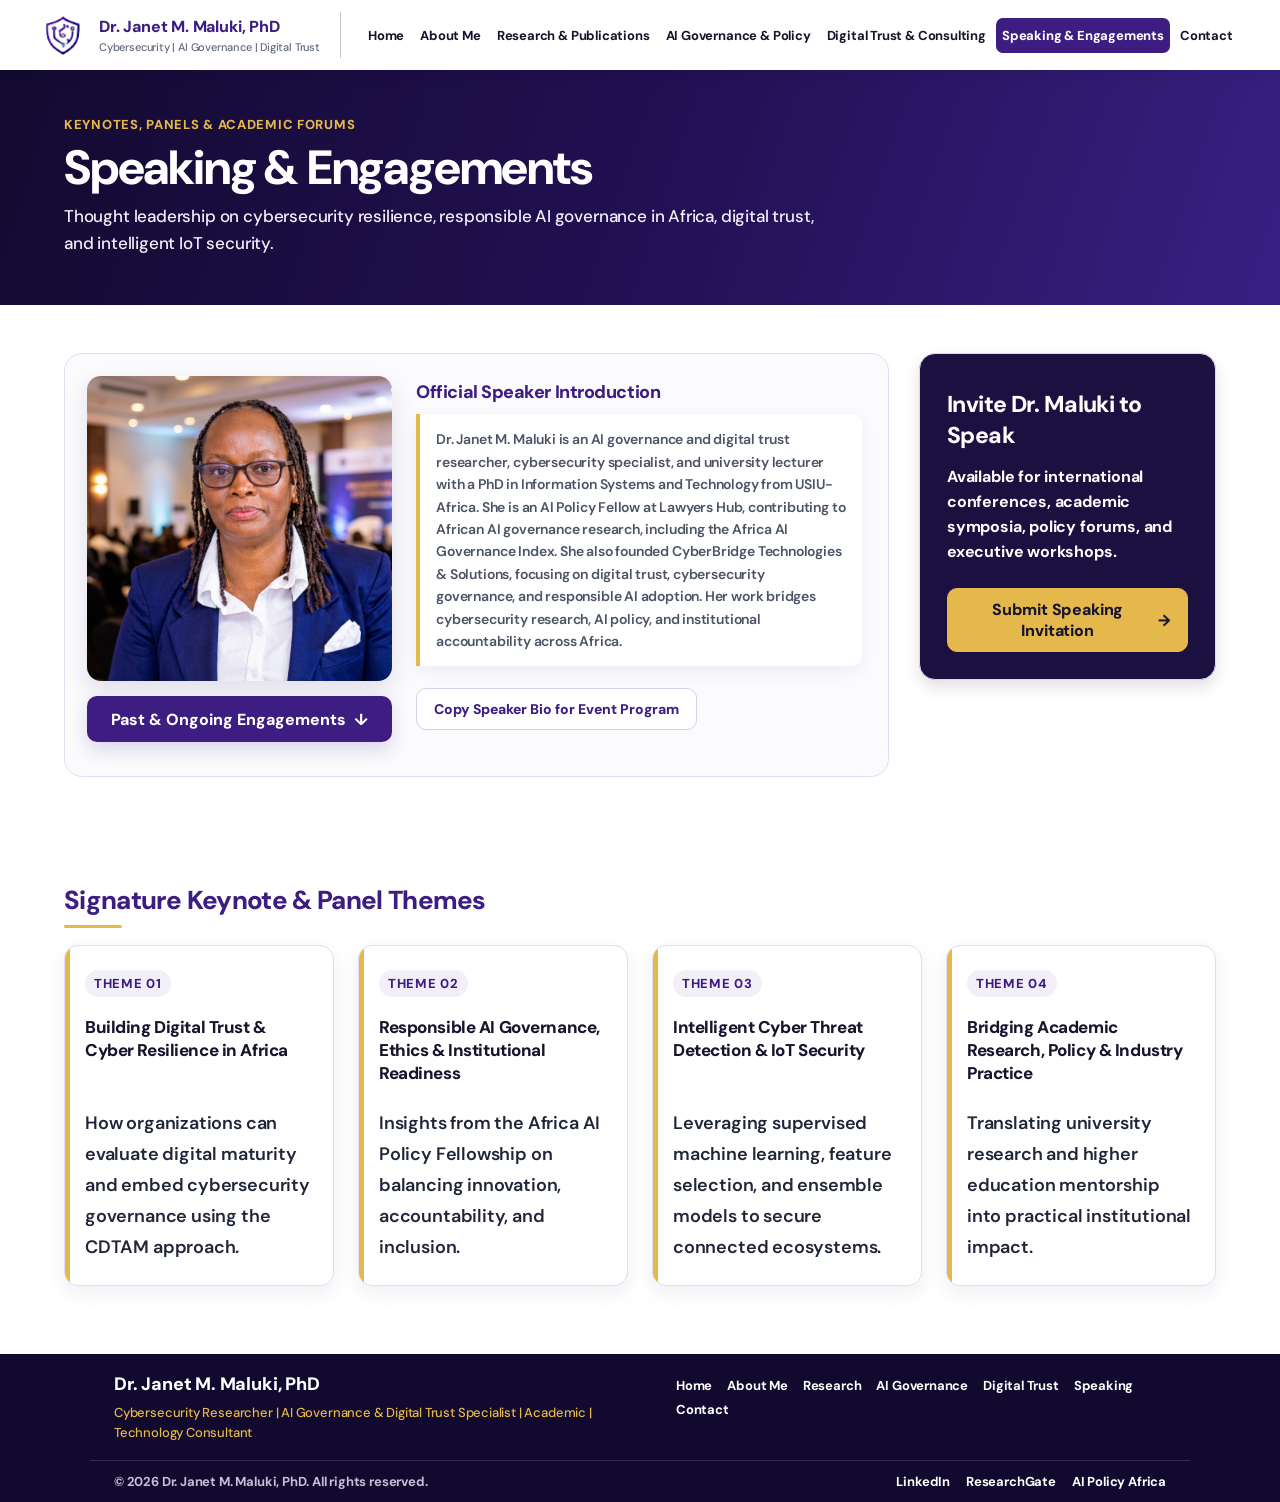
<file: speaking.html>
<!doctype html>
<html lang="en">
<head><meta charset="utf-8"><meta name="viewport" content="width=device-width, initial-scale=1"><meta name="description" content="Speaking, keynote, panel, and academic engagement topics with Dr. Janet M. Maluki."><title>Speaking &amp; Engagements | Dr. Janet M. Maluki</title><link rel="icon" type="image/png" href="assets/images/janet-maluki-crest.png"><link rel="stylesheet" href="css/style.css?v=20261126d"></head>
<body>
<header class="site-header">
  <a class="brand" href="index.html" aria-label="Dr. Janet M. Maluki home"><span class="brand-mark" aria-hidden="true"><svg viewBox="0 0 32 32"><path d="M16 3 26 7v8c0 7-4 11-10 14C10 26 6 22 6 15V7l10-4Z"/><path d="m12 16 3 3 6-7M16 9v3"/></svg></span><span class="brand-copy"><strong>Dr. Janet M. Maluki, PhD</strong><span>Cybersecurity | AI Governance | Digital Trust</span></span></a>
  <button class="menu-toggle" aria-label="Toggle navigation" aria-expanded="false">☰</button>
  <nav class="nav" aria-label="Main navigation"><a href="index.html">Home</a><a href="about.html">About Me</a><a href="research.html">Research &amp; Publications</a><a href="governance.html">AI Governance &amp; Policy</a><a href="digital-trust.html">Digital Trust &amp; Consulting</a><a class="active" aria-current="page" href="speaking.html">Speaking &amp; Engagements</a><a href="contact.html">Contact</a></nav>
</header>
<main>
  <section class="page-hero"><div class="page-hero-inner"><p class="eyebrow">KEYNOTES, PANELS &amp; ACADEMIC FORUMS</p><h1>Speaking &amp; Engagements</h1><p>Thought leadership on cybersecurity resilience, responsible AI governance in Africa, digital trust, and intelligent IoT security.</p></div></section>
  <section class="page-content speaking-layout">
    <div>
      <section class="speaker-profile" aria-labelledby="speaker-bio-heading">
        <div class="speaker-portrait-column">
          <img class="speaker-portrait" src="assets/images/janet-maluki-speaking-engagement.png" alt="Dr. Janet M. Maluki in a navy blazer">
          <button class="btn btn-purple btn-block engagement-toggle" id="engagement-toggle" type="button" aria-expanded="false" aria-controls="past-engagements">Past &amp; Ongoing Engagements <span aria-hidden="true">↓</span></button>
        </div>
        <article class="speaker-bio">
          <h2 id="speaker-bio-heading">Official Speaker Introduction</h2>
          <p id="speaker-bio-text">Dr. Janet M. Maluki is an AI governance and digital trust researcher, cybersecurity specialist, and university lecturer with a PhD in Information Systems and Technology from USIU-Africa. She is an AI Policy Fellow at Lawyers Hub, contributing to African AI governance research, including the Africa AI Governance Index. She also founded CyberBridge Technologies &amp; Solutions, focusing on digital trust, cybersecurity governance, and responsible AI adoption. Her work bridges cybersecurity research, AI policy, and institutional accountability across Africa.</p>
          <button class="btn btn-light btn-block" id="copy-bio" type="button">Copy Speaker Bio for Event Program</button>
          <span class="copy-status" aria-live="polite"></span>
        </article>
      </section>
    </div>
    <aside class="speaker-sidebar">
      <article class="dark-card invite-card"><h2>Invite Dr. Maluki to Speak</h2><p>Available for international conferences, academic symposia, policy forums, and executive workshops.</p><a class="btn btn-gold btn-block" href="contact.html">Submit Speaking Invitation <span aria-hidden="true">→</span></a></article>
    </aside>
  </section>
  <section class="page-content themes-section" aria-labelledby="speaking-themes-heading">
    <h2 class="section-title" id="speaking-themes-heading">Signature Keynote &amp; Panel Themes</h2>
    <div class="theme-grid">
      <article class="theme-card"><span class="card-kicker">THEME 01</span><h3>Building Digital Trust &amp; Cyber Resilience in Africa</h3><p>How organizations can evaluate digital maturity and embed cybersecurity governance using the CDTAM approach.</p></article>
      <article class="theme-card"><span class="card-kicker">THEME 02</span><h3>Responsible AI Governance, Ethics &amp; Institutional Readiness</h3><p>Insights from the Africa AI Policy Fellowship on balancing innovation, accountability, and inclusion.</p></article>
      <article class="theme-card"><span class="card-kicker">THEME 03</span><h3>Intelligent Cyber Threat Detection &amp; IoT Security</h3><p>Leveraging supervised machine learning, feature selection, and ensemble models to secure connected ecosystems.</p></article>
      <article class="theme-card"><span class="card-kicker">THEME 04</span><h3>Bridging Academic Research, Policy &amp; Industry Practice</h3><p>Translating university research and higher education mentorship into practical institutional impact.</p></article>
    </div>
  </section>
  <section class="page-content engagements-section" id="past-engagements" aria-labelledby="engagements-heading" hidden>
    <div class="section-heading-row">
      <div><p class="eyebrow">SELECTED PROGRAMS &amp; APPEARANCES</p><h2 class="section-title" id="engagements-heading">Past &amp; Ongoing Engagements</h2></div>
      <p class="section-intro">A growing gallery of Dr. Maluki’s academic and policy engagements.</p>
    </div>
    <div class="engagement-gallery">
      <a class="engagement-card" href="assets/images/ai-ethics-summer-school-2026.png" target="_blank" rel="noopener noreferrer" aria-label="Open the AI Ethics Summer School engagement poster in a new tab">
        <img src="assets/images/ai-ethics-summer-school-2026.png" alt="Pan-Africa Center for AI Ethics AI Ethics Summer School speaker poster for Dr. Janet M. Maluki, 5th–30th October, 2026">
        <div><p class="card-kicker">SPEAKER · 5th–30th October, 2026</p><h3>Pan-Africa Center for AI Ethics</h3><p>AI Ethics Summer School</p></div>
      </a>
      <article class="engagement-placeholder" aria-label="Placeholder for another engagement photo">
        <span class="placeholder-icon" aria-hidden="true">+</span>
        <h3>More engagement photos</h3>
        <p>Additional past and ongoing engagement highlights will be added here.</p>
      </article>
    </div>
  </section>
</main>
<footer class="site-footer"><div class="footer-main"><div><a class="footer-name" href="index.html">Dr. Janet M. Maluki, PhD</a><p>Cybersecurity Researcher | AI Governance &amp; Digital Trust Specialist | Academic | Technology Consultant</p></div><nav class="footer-nav" aria-label="Footer navigation"><a href="index.html">Home</a><a href="about.html">About Me</a><a href="research.html">Research</a><a href="governance.html">AI Governance</a><a href="digital-trust.html">Digital Trust</a><a href="speaking.html">Speaking</a><a href="contact.html">Contact</a></nav></div><div class="footer-bottom"><span>© <span id="year"></span> Dr. Janet M. Maluki, PhD. All rights reserved.</span><span class="footer-social"><a href="https://www.linkedin.com/in/janet-m-maluki-phd-0333353b/" target="_blank" rel="noopener noreferrer">LinkedIn</a><a href="https://www.researchgate.net/profile/Janet-Maluki" target="_blank" rel="noopener noreferrer">ResearchGate</a><a href="https://www.aipolicy.africa/fellows/janetmaluki" target="_blank" rel="noopener noreferrer">AI Policy Africa</a></span></div></footer>
<script src="js/main.js"></script>
</body>
</html>
</file>
<file: css/style.css>
@import url('https://fonts.googleapis.com/css2?family=DM+Sans:wght@400;500;600;700;800&display=swap');

:root {
  --ink: #17142e;
  --muted: #626b80;
  --purple: #3D1D82;
  --purple-dark: #10072e;
  --purple-mid: #21154f;
  --gold: #E5B84B;
  --line: #e1e5ef;
  --pale: #f3f0fa;
  --white: #fff;
}

* { box-sizing: border-box; }
html { scroll-behavior: smooth; }
body { display: flex; min-height: 100vh; flex-direction: column; margin: 0; color: var(--ink); background: var(--white); font-family: 'DM Sans', Arial, sans-serif; }
main { flex: 1; }
a { color: inherit; text-decoration: none; }
button, input, select, textarea { font: inherit; }
button, a { -webkit-tap-highlight-color: transparent; }

.site-header {
  position: sticky;
  top: 0;
  z-index: 20;
  display: flex;
  min-height: 60px;
  align-items: center;
  justify-content: space-between;
  gap: 20px;
  padding: 9px clamp(18px, 3.2vw, 46px);
  background: #fff;
  box-shadow: 0 2px 14px #120a3210;
}
.brand { display: flex; flex: 0 0 auto; align-items: center; gap: 10px; padding-right: 20px; border-right: 1px solid #c9c4d2; }
.brand-mark { display: block; width: 40px; height: 40px; flex: 0 0 auto; background: url('../assets/images/janet-maluki-crest.png') center / contain no-repeat; }
.brand-mark svg { display: none; }
.brand-copy strong { display: block; font-size: 14px; line-height: 1.25; }
.brand-copy > span { display: block; max-width: 230px; margin-top: 3px; color: var(--muted); font-size: 9px; }
.nav { display: flex; align-items: center; justify-content: flex-end; gap: clamp(4px, .75vw, 12px); font-size: clamp(9px, .82vw, 11px); font-weight: 600; }
.nav a { padding: 9px 10px; border-radius: 7px; text-align: center; transition: background .18s ease, color .18s ease; }
.nav a:hover, .nav a:focus-visible { color: var(--purple); background: var(--pale); }
.nav a.active { color: #fff; background: var(--purple); }
.menu-toggle { display: none; border: 0; border-radius: 7px; padding: 8px 11px; color: #fff; background: var(--purple); font-size: 19px; cursor: pointer; }

.hero { position: relative; color: #fff; background: radial-gradient(ellipse at 73% 45%, #2537a8 0, #172477 25%, transparent 58%), linear-gradient(108deg, #090d3c 0%, #11175b 54%, #111043 100%); }
.hero::after { position: absolute; inset: 0 0 0 34%; background: radial-gradient(ellipse at 55% 42%, #29359e 0, #152276 54%, transparent 90%); content: ""; }
.hero::before { position: absolute; right: 0; bottom: 0; left: 35%; height: 75%; background: radial-gradient(circle, #4d86ff 1px, transparent 1.8px); background-size: 9px 9px; content: ""; mask-image: repeating-radial-gradient(ellipse at 55% 100%, transparent 0 14px, #000 15px 16px, transparent 17px 28px); opacity: .55; }
.hero-inner { position: relative; z-index: auto; display: grid; width: min(100%, 1440px); min-height: 383px; grid-template-columns: 1.15fr 1fr; align-items: stretch; margin: auto; padding: 0 clamp(24px, 4.9vw, 72px); }
.hero-copy { position: relative; z-index: 2; align-self: center; max-width: 700px; padding: 8px 0 15px; transform: translateY(8px); }
.hero h1, .page-hero h1 { margin: 0 0 8px; font: 800 clamp(32px, 3.7vw, 42px)/1.12 'DM Sans', Arial, sans-serif; }
.hero h1 { font-size: clamp(32px, 3.8vw, 48px); }
.hero-subtitle { max-width: 650px; margin: 0 0 10px; color: #f4d683; font-size: 17px; font-weight: 700; line-height: 1.4; }
.hero .accent { display: block; width: 78px; height: 5px; margin: 11px 0; background: #a64cf0; }
.hero-intro { max-width: 650px; margin: 0 0 21px; font-size: 17px; font-style: italic; line-height: 1.4; }
.pills { display: flex; flex-wrap: wrap; gap: 20px; margin: 10px 0 27px; }
.pill { display: inline-flex; min-height: 45px; align-items: center; gap: 12px; padding: 9px 20px; border: 1px solid #a64cf0; border-radius: 30px; color: #fff; font-size: 16px; }
.pill:nth-child(2) { min-width: 204px; }
.pill:nth-child(3) { min-width: 190px; }
.pill:hover { background: #ffffff19; }
.pill svg { width: 28px; height: 28px; fill: none; stroke: #ded0ff; stroke-linecap: round; stroke-linejoin: round; stroke-width: 1.7; }
.hero-actions { display: flex; flex-wrap: wrap; gap: 18px; }
.hero-actions .btn { min-height: 40px; padding: 10px 22px; font-size: 14px; }
.hero-actions .btn:first-child { min-width: 148px; }
.hero-actions .btn:last-child { min-width: 167px; }
.btn { display: inline-flex; min-height: 40px; align-items: center; justify-content: center; gap: 8px; padding: 10px 17px; border: 1px solid transparent; border-radius: 10px; font-size: 12px; font-weight: 700; text-align: center; cursor: pointer; transition: transform .18s ease, box-shadow .18s ease, background .18s ease; }
.btn:hover { transform: translateY(-1px); box-shadow: 0 5px 13px #120a3222; }
.btn-gold { color: #211b32; border-color: var(--gold); background: var(--gold); }
.btn-outline { color: #fff; border-color: #fff; background: transparent; }
.btn-purple { color: #fff; background: var(--purple); box-shadow: 0 3px 7px #16093828; }
.btn-light { color: var(--purple); border-color: #b7a4df; background: #fff; }
.btn-block { width: 100%; margin-top: 10px; }
.hero-visual { position: relative; z-index: 21; display: flex; min-width: 0; align-items: stretch; justify-content: flex-start; overflow: visible; margin-right: calc(-1 * clamp(24px, 4.9vw, 72px)); }
.hero-visual::before {
  position: absolute;
  z-index: 2;
  top: 0;
  bottom: 0;
  left: 0;
  width: 24%;
  background: linear-gradient(to right, #11175b 0%, rgba(17, 23, 91, .72) 22%, rgba(17, 23, 91, 0) 100%);
  content: "";
  pointer-events: none;
}
.hero-art { display: block; width: 100%; height: 100%; object-fit: cover; object-position: left top; -webkit-mask-image: linear-gradient(to right, transparent 0%, rgba(0, 0, 0, .45) 5%, #000 18%, #000 100%); mask-image: linear-gradient(to right, transparent 0%, rgba(0, 0, 0, .45) 5%, #000 18%, #000 100%); }

.content-wrap { width: min(100%, 1440px); margin: auto; padding: 11px clamp(24px, 5.4vw, 76px) 28px; }
.home-grid { display: grid; grid-template-columns: 1fr 1.1fr; gap: 42px; }
.home-about { padding-right: 35px; border-right: 1px solid #c9c5d2; }
.section-title { margin: 0 0 5px; font-size: 19px; font-weight: 800; line-height: 1.35; }
.section-title::after { display: block; width: 38px; height: 3px; margin-top: 7px; border-radius: 4px; background: var(--purple); content: ""; }
.about-copy p { margin: 6px 0; font-size: 11px; line-height: 1.5; }
.text-link { display: inline-flex; align-items: center; gap: 8px; margin-top: 8px; padding: 9px 17px; border: 1px solid var(--purple); border-radius: 8px; color: var(--purple); font-size: 12px; font-weight: 700; }
.text-link:hover { color: #fff; background: var(--purple); }
.expertise-grid { display: grid; grid-template-columns: repeat(3, 1fr); gap: 9px; }
.expertise-card { display: flex; min-height: 71px; flex-direction: column; align-items: center; justify-content: center; gap: 3px; padding: 6px 8px; border: 1px solid transparent; border-radius: 13px; background: linear-gradient(135deg, #f3f0fa, #eae7f3); text-align: center; transition: border-color .2s ease, transform .2s ease; }
.expertise-card:hover { border-color: #c4b5e5; transform: translateY(-2px); }
.expertise-card svg { width: 29px; height: 29px; fill: none; stroke: var(--purple); stroke-linecap: round; stroke-linejoin: round; stroke-width: 1.8; }
.expertise-card strong { font-size: 11px; line-height: 1.35; }

.page-hero { color: #fff; background: linear-gradient(108deg, #130a30 0%, #211052 50%, #382083 100%); }
.page-hero-inner { width: min(100%, 1100px); margin: auto; padding: 39px 24px 42px; }
.page-hero .eyebrow { margin: 0 0 8px; color: var(--gold); font-size: 11px; font-weight: 800; letter-spacing: .075em; }
.page-hero h1 { margin-bottom: 8px; font-size: clamp(31px, 3.5vw, 40px); }
.page-hero-inner > p:last-child { max-width: 760px; margin: 0; color: #e0d9f0; font-size: 14px; line-height: 1.6; }
.page-content { width: min(100%, 1100px); margin: auto; padding: 42px 24px 68px; }
.page-content-wide { width: min(100%, 1100px); }
.page-content h2 { margin: 0 0 11px; font-size: 21px; line-height: 1.35; }
.page-content h3 { margin: 17px 0 7px; font-size: 15px; line-height: 1.4; }
.page-content p, .page-content li { color: #525e73; font-size: 13px; line-height: 1.7; }
.page-content p { margin: 0 0 14px; }
.page-content ul { padding-left: 21px; }
.prose { min-width: 0; }
.prose .lead { color: var(--ink); font-size: 16px; line-height: 1.6; }
.profile-layout { display: grid; grid-template-columns: minmax(0, 1.65fr) minmax(255px, .9fr); align-items: start; gap: 28px; }
.credential-card, .contact-form-card, .speaker-bio { padding: 22px; border: 1px solid var(--line); border-radius: 15px; background: #fff; }
.credential-card { background: #f8f6fc; }
.credential-card h2, .speaker-bio h2, .contact-form-card h2, .social-card h2 { margin: 0 0 12px; font-size: 17px; }
.credential-list { display: grid; gap: 13px; margin: 0 0 18px; padding: 0 !important; list-style: none; }
.credential-list li { position: relative; padding-left: 17px; }
.credential-list li::before, .bullet-list li::before { position: absolute; top: 7px; left: 0; width: 7px; height: 7px; border-radius: 50%; background: var(--purple); content: ""; }
.credential-list strong, .credential-list span { display: block; }
.credential-list strong { color: var(--ink); font-size: 12px; }
.credential-list span { margin-top: 2px; font-size: 11px; line-height: 1.5; }
.profile-links { display: grid; gap: 9px; margin-top: 16px; padding-top: 14px; border-top: 1px solid var(--line); }
.profile-links a { color: var(--purple); font-size: 12px; font-weight: 700; }
.profile-links a:hover, .footer-social a:hover { text-decoration: underline; }
.two-col { display: grid; grid-template-columns: 1fr 1fr; gap: 14px; margin-top: 22px; }
.info-card { padding: 19px; border: 1px solid #e4def1; border-radius: 14px; background: var(--pale); }
.info-card h2 { font-size: 16px; }
.info-card h3 { margin: 0 0 6px; color: var(--ink); font-size: 14px; }
.info-card p:last-child { margin-bottom: 0; }
.card-kicker { margin: 0 0 7px !important; color: var(--purple); font-size: 10px !important; font-weight: 800; letter-spacing: .04em; }
.quote-card { margin: 18px 0 0; padding: 20px 22px; border-radius: 14px; color: #fff; background: var(--purple-dark); }
.quote-card .card-kicker { color: var(--gold); }
.quote-card p { margin: 4px 0 0; color: #fff; font: 700 16px/1.5 'DM Sans', Arial, sans-serif; }

.feature-grid { display: grid; grid-template-columns: repeat(3, 1fr); gap: 14px; margin-bottom: 32px; }
.feature-grid .info-card { background: #f6f3fb; }
.feature-grid .info-card h2 { margin-bottom: 8px; font-size: 15px; }
.feature-grid .info-card p { margin: 0; font-size: 12px; line-height: 1.65; }
.feature-grid-two { grid-template-columns: repeat(2, 1fr); margin: 22px 0 0; }
.section-heading-row { display: flex; align-items: center; justify-content: space-between; gap: 15px; margin: 0 0 14px; }
.section-heading-row .section-title { margin-bottom: 2px; }
.section-intro { margin: 0 !important; font-size: 12px !important; }
.tag { display: inline-flex; align-items: center; padding: 6px 10px; border-radius: 18px; color: var(--purple); background: #f1edf9; font-size: 10px; font-weight: 700; }
.tag-solid { color: #fff; background: var(--purple); }
.research-list { display: grid; gap: 12px; }
.research-item { padding: 17px 19px; border: 1px solid var(--line); border-radius: 13px; background: #fff; }
.research-meta { display: flex; align-items: center; justify-content: space-between; gap: 12px; margin-bottom: 9px; }
.research-meta > span:last-child { color: var(--muted); font-size: 10px; }
.research-item h3 { margin: 0 0 7px; color: var(--ink); font-size: 15px; }
.research-item p { margin: 0; font-size: 12px; }
.callout-row { display: flex; align-items: center; justify-content: space-between; gap: 20px; margin-top: 28px; padding: 21px 23px; border-radius: 14px; background: #f3f0fa; }
.callout-row h2 { margin-bottom: 5px; font-size: 17px; }
.callout-row p { margin: 0; font-size: 12px; }

.split-feature { display: grid; grid-template-columns: minmax(0, 1.6fr) minmax(260px, .9fr); align-items: start; gap: 34px; }
.split-feature .section-title { margin-bottom: 18px; }
.dark-card { padding: 24px; border-radius: 14px; color: #fff; background: var(--purple-dark); box-shadow: 0 7px 15px #1a0d3421; }
.dark-card .card-kicker { color: var(--gold); }
.dark-card h2 { margin: 4px 0 12px; color: #fff; font-size: 20px; }
.dark-card p:not(.card-kicker) { color: #e2ddef; font-size: 12px; }
.dark-card-link { display: inline-block; margin-top: 15px; color: #fff; font-size: 12px; font-weight: 700; }

.framework-card { margin: 0 0 32px; padding: 30px; border: 1px solid #ded5f0; border-radius: 20px; background: #f8f6fc; }
.framework-card h2 { max-width: 640px; margin: 13px 0 10px; font-size: 25px; }
.framework-card > p { max-width: 710px; }
.framework-steps { display: grid; grid-template-columns: repeat(4, 1fr); gap: 12px; margin-top: 21px; }
.framework-steps article { padding: 15px; border: 1px solid var(--line); border-radius: 13px; background: #fff; }
.framework-steps article > span { color: var(--purple); font-size: 12px; font-weight: 800; }
.framework-steps h3 { margin: 6px 0; color: var(--ink); font-size: 12px; }
.framework-steps p { margin: 0; font-size: 10px; line-height: 1.55; }
.center-action { display: flex; justify-content: center; margin-top: 30px; }

.speaking-layout { display: grid; grid-template-columns: minmax(0, 1.75fr) minmax(260px, .9fr); align-items: start; gap: 28px; }
.speaking-layout { padding-bottom: 20px; }
.themes-section { padding-top: 20px; }
.themes-section > .section-title { margin-bottom: 17px; color: var(--purple); font-size: 26px; }
.theme-grid { display: grid; grid-template-columns: repeat(2, 1fr); gap: 14px; }
.theme-card { min-height: 166px; padding: 20px; border-radius: 15px; background: var(--pale); }
.theme-card .card-kicker { display: block; }
.theme-card h3 { margin: 6px 0 8px; color: var(--ink); font-size: 14px; }
.theme-card p { margin: 0; font-size: 12px; line-height: 1.65; }
.speaker-sidebar { display: grid; gap: 16px; }
.speaker-bio { padding: 20px; }
.speaker-bio p { margin: 0 0 15px; padding: 14px; border: 1px solid #e7eaf0; border-radius: 12px; background: #f8fafc; font-size: 11px; line-height: 1.7; }
.copy-status { display: block; min-height: 16px; margin-top: 8px; color: var(--purple); font-size: 11px; }
.invite-card h2 { font-size: 16px; }
.invite-card p { font-size: 11px !important; }
.invite-card .btn { color: #1a1428; }

.contact-layout { display: grid; grid-template-columns: minmax(275px, .85fr) minmax(0, 1.25fr); align-items: start; gap: 25px; }
.contact-sidebar { display: grid; gap: 14px; }
.contact-sidebar .info-card { padding: 20px; }
.contact-sidebar .info-card h2 { font-size: 16px; }
.contact-sidebar .info-card > p { font-size: 12px; }
.bullet-list { display: grid; gap: 8px; margin: 12px 0 0; padding: 0 !important; list-style: none; }
.bullet-list li { position: relative; padding-left: 15px; color: var(--ink); font-size: 11px; line-height: 1.45; }
.bullet-list li::before { top: 4px; width: 6px; height: 6px; }
.location-card { padding: 19px; border: 1px solid var(--line); border-radius: 14px; background: #fff; }
.location-card h3 { margin: 0 0 4px; color: var(--ink); font-size: 14px; }
.location-card p:last-child { margin: 0; font-size: 11px; }
.social-card { padding: 18px; border: 1px solid var(--line); border-radius: 14px; }
.social-card h2 { margin-bottom: 8px; }
.social-card > a { display: flex; align-items: center; gap: 10px; padding: 9px 0; border-top: 1px solid #edf0f5; }
.social-icon { display: grid; width: 34px; height: 34px; flex: 0 0 auto; place-items: center; border-radius: 10px; color: var(--purple); background: var(--pale); font-size: 12px; font-weight: 800; }
.social-card > a > span:nth-child(2) { flex: 1; }
.social-card strong, .social-card small { display: block; }
.social-card strong { font-size: 12px; }
.social-card small { margin-top: 2px; color: var(--muted); font-size: 10px; }
.social-card > a > b { color: var(--purple); font-size: 14px; }
.contact-form-card { padding: 24px; }
.contact-form-card h2 { margin-bottom: 17px; font-size: 19px; }
.form-grid { display: grid; grid-template-columns: 1fr 1fr; gap: 15px 13px; }
.form-field { display: flex; min-width: 0; flex-direction: column; gap: 6px; }
.form-field-wide { grid-column: 1 / -1; }
.form-field label { color: #4f5c70; font-size: 10px; font-weight: 800; letter-spacing: .035em; text-transform: uppercase; }
.form-field input, .form-field select, .form-field textarea { width: 100%; min-height: 43px; padding: 11px 12px; border: 1px solid #d5deeb; border-radius: 10px; outline: none; color: var(--ink); background: #fff; font-size: 12px; }
.form-field textarea { min-height: 105px; resize: vertical; }
.form-field input::placeholder, .form-field textarea::placeholder { color: #9aa4b5; }
.form-field input:focus, .form-field select:focus, .form-field textarea:focus { border-color: #7655b5; box-shadow: 0 0 0 3px #43208c1a; }
.contact-form-card form > .btn { margin-top: 17px; }
.form-note { margin: 9px 0 0 !important; font-size: 10px !important; }
.form-status { margin: 16px 0 0 !important; padding: 14px 16px; border-radius: 10px; font-size: 14px !important; font-weight: 700; }
.form-status.is-success { color: #2f1b6b; background: var(--pale); }
.form-status.is-error { color: #8b1e2d; background: #fff0f1; }
.contact-form button:disabled { cursor: wait; opacity: .7; }

.site-footer { color: #f4f1fb; background: #11092e; }
.footer-main, .footer-bottom { display: flex; width: min(100%, 1100px); align-items: center; justify-content: space-between; gap: 24px; margin: auto; padding: 0 24px; }
.footer-main { align-items: flex-start; padding-top: 12px; padding-bottom: 12px; }
.footer-name { font: 800 18px 'DM Sans', Arial, sans-serif; }
.footer-main p { max-width: 480px; margin: 7px 0 0; color: var(--gold); font-size: 11px; line-height: 1.5; }
.footer-nav { display: flex; flex-wrap: wrap; gap: 7px 15px; max-width: 490px; padding-top: 5px; }
.footer-nav a, .footer-bottom { font-size: 10px; }
.footer-nav a:hover { color: var(--gold); }
.footer-bottom { border-top: 1px solid #ffffff20; padding-top: 7px; padding-bottom: 7px; color: #c4bfd4; }
.footer-social { display: flex; flex-wrap: wrap; gap: 16px; color: #fff; }
.muted { color: var(--muted); }

@media (max-width: 1050px) {
  .site-header { gap: 10px; padding-right: 18px; padding-left: 18px; }
  .brand-copy > span { max-width: 190px; }
  .nav { gap: 2px; font-size: 9px; }
  .nav a { padding-right: 7px; padding-left: 7px; }
}
@media (max-width: 820px) {
  .site-header { flex-wrap: wrap; min-height: 60px; }
  .menu-toggle { display: block; }
  .nav { display: none; width: 100%; flex-direction: column; align-items: stretch; padding: 5px 0 7px; font-size: 12px; }
  .nav.open { display: flex; }
  .nav a { padding: 11px 12px; text-align: left; }
  .hero-inner { min-height: 300px; grid-template-columns: 1.1fr .9fr; }
  .home-grid { gap: 25px; }
  .page-content { padding-top: 34px; }
  .profile-layout, .split-feature, .speaking-layout { grid-template-columns: minmax(0, 1.4fr) minmax(230px, .9fr); gap: 20px; }
  .framework-steps { grid-template-columns: repeat(2, 1fr); }
  .contact-layout { grid-template-columns: minmax(220px, .8fr) minmax(0, 1.2fr); gap: 16px; }
  .footer-main, .footer-bottom { align-items: flex-start; }
}
@media (max-width: 620px) {
  .brand { padding-right: 0; border-right: 0; }
  .brand-copy strong { font-size: 13px; }
  .brand-copy > span { max-width: 195px; font-size: 8px; }
  .hero-inner { min-height: 0; grid-template-columns: 1fr; padding: 33px 23px 0; }
  .hero-copy { padding: 0; }
  .hero h1 { font-size: 35px; }
  .hero-subtitle { font-size: 13px; }
  .hero-copy { transform: none; }
  .hero-intro { margin-bottom: 12px; font-size: 13px; }
  .pills { gap: 8px; margin-bottom: 20px; }
  .pill { min-height: 35px; gap: 8px; padding: 7px 13px; font-size: 11px; }
  .pill:nth-child(2), .pill:nth-child(3) { min-width: 0; }
  .pill svg { width: 19px; height: 19px; }
  .hero-actions { gap: 12px; }
  .hero-visual { width: calc(100% + 46px); height: clamp(240px, 85vw, 320px); margin: 0 -23px; }
  .hero-visual::before { top: auto; right: 0; bottom: 0; left: 0; width: 100%; height: 22%; background: linear-gradient(to bottom, transparent, rgba(17, 23, 91, .68)); }
  .hero-art { object-position: left center; -webkit-mask-image: none; mask-image: none; }
  .home-grid, .profile-layout, .split-feature, .speaking-layout, .contact-layout { grid-template-columns: 1fr; }
  .home-about { padding: 0 0 24px; border-right: 0; border-bottom: 1px solid #c9c5d2; }
  .expertise-grid { grid-template-columns: repeat(2, 1fr); }
  .content-wrap { padding-top: 25px; }
  .page-hero-inner { padding: 34px 22px 36px; }
  .page-hero-inner > p:last-child { font-size: 13px; }
  .page-content { padding: 30px 20px 48px; }
  .feature-grid { grid-template-columns: 1fr; }
  .feature-grid-two, .two-col, .theme-grid { grid-template-columns: 1fr; }
  .section-heading-row, .callout-row { align-items: flex-start; flex-direction: column; }
  .research-meta { align-items: flex-start; flex-direction: column; gap: 7px; }
  .framework-card { padding: 22px; }
  .framework-card h2 { font-size: 21px; }
  .framework-steps { grid-template-columns: 1fr 1fr; }
  .form-grid { grid-template-columns: 1fr; }
  .form-field-wide { grid-column: auto; }
  .footer-main, .footer-bottom { flex-direction: column; }
  .footer-main { gap: 17px; }
}
@media (max-width: 390px) {
  .hero h1 { font-size: 30px; }
  .framework-steps { grid-template-columns: 1fr; }
  .contact-form-card { padding: 19px; }
}
@media (prefers-reduced-motion: reduce) {
  *, *::before, *::after { scroll-behavior: auto !important; transition-duration: .01ms !important; }
}

body { font-size: 16px; }
strong, b { color: var(--purple); font-weight: 800; }
.hero strong, .page-hero strong, .dark-card strong, .quote-card strong, .site-footer strong { color: var(--gold); }

.site-header { min-height: 70px; }
.brand { gap: 12px; }
.brand-mark { width: 46px; height: 46px; }
.brand-copy strong { font-size: 16px; }
.brand-copy > span { font-size: 11px; }
.nav { gap: clamp(2px, .45vw, 8px); font-size: clamp(12px, .92vw, 14px); }
.nav a { padding: 9px 8px; }
.menu-toggle { min-width: 44px; min-height: 44px; }

.hero h1 { font-size: clamp(36px, 4vw, 52px); }
.hero-subtitle { font-size: 19px; }
.hero-intro { font-size: 19px; }
.hero-actions .btn, .btn { min-height: 46px; font-size: 15px; }
.pill { font-size: 17px; }
.section-title { font-size: 25px; }
.about-copy p { font-size: 16px; }
.text-link { font-size: 15px; }
.expertise-card { min-height: 92px; }
.expertise-card strong { font-size: 14px; }

.page-hero-inner { width: min(100%, 1200px); padding-top: 46px; padding-bottom: 48px; }
.page-hero .eyebrow { font-size: 13px; }
.page-hero h1 { font-size: clamp(36px, 4vw, 48px); }
.page-hero-inner > p:last-child { font-size: 17px; }
.page-content, .page-content-wide { width: min(100%, 1200px); }
.page-content { padding-top: 48px; }
.page-content h2 { font-size: 25px; }
.page-content h3 { font-size: 20px; }
.page-content p, .page-content li { font-size: 16px; }
.page-content strong { color: var(--purple); font-weight: 800; }
.prose .lead { font-size: 19px; }
.credential-card h2, .speaker-bio h2, .contact-form-card h2, .social-card h2 { font-size: 21px; }
.credential-list { gap: 16px; }
.credential-list strong { font-size: 16px; }
.credential-list span, .profile-links a { font-size: 14px; }
.info-card { padding: 22px; }
.info-card h2, .feature-grid .info-card h2 { font-size: 20px; }
.info-card h3 { font-size: 18px; }
.card-kicker { font-size: 12px !important; }
.quote-card p { font-size: 19px; }

.feature-grid { gap: 18px; }
.feature-grid .info-card p { font-size: 16px; }
.section-intro { font-size: 15px !important; }
.tag { font-size: 12px; }
.research-meta > span:last-child { font-size: 13px; }
.research-item { padding: 21px 23px; }
.research-item h3 { font-size: 19px; }
.research-item p { font-size: 16px; }
.callout-row h2 { font-size: 21px; }
.callout-row p { font-size: 16px; }
.dark-card { padding: 27px; }
.dark-card h2 { font-size: 24px; }
.dark-card p:not(.card-kicker), .dark-card-link { font-size: 16px; }

.framework-card { padding: 34px; }
.framework-card h2 { font-size: 29px; }
.framework-steps { gap: 15px; }
.framework-steps article { padding: 18px; }
.framework-steps article > span { font-size: 15px; }
.framework-steps h3 { font-size: 17px; }
.framework-steps p { font-size: 14px; }
.theme-card { min-height: 190px; padding: 23px; }
.theme-card h3 { font-size: 18px; }
.theme-card p { font-size: 16px; }
.speaker-bio p { font-size: 15px; }
.copy-status { font-size: 13px; }
.invite-card h2 { font-size: 21px; }
.invite-card p { font-size: 16px !important; }

.contact-sidebar .info-card h2 { font-size: 20px; }
.contact-sidebar .info-card > p { font-size: 15px; }
.bullet-list { gap: 10px; }
.bullet-list li { font-size: 14px; }
.location-card h3 { font-size: 18px; }
.location-card p:last-child { font-size: 14px; }
.social-card strong { font-size: 15px; }
.social-card small { font-size: 13px; }
.social-icon { font-size: 15px; }
.form-field label { font-size: 13px; }
.form-field input, .form-field select, .form-field textarea { min-height: 48px; font-size: 15px; }
.form-field textarea { min-height: 125px; }
.form-note { font-size: 13px !important; }

.footer-main p { font-size: 13px; }
.footer-nav a, .footer-bottom { font-size: 13px; }
.footer-main { padding-top: 18px; padding-bottom: 18px; }
.footer-bottom { padding-top: 12px; padding-bottom: 12px; }
.hero .accent { background: var(--gold); }
.pill { border-color: var(--gold); }

.about-intro { display: grid; grid-template-columns: minmax(0, 1fr) minmax(0, 1.15fr); align-items: center; gap: 22px; margin-bottom: 20px; }
.about-intro .lead { margin: 0; }
.about-portrait { display: block; width: 100%; height: auto; border: 3px solid #fff; border-radius: 18px; box-shadow: 0 12px 30px #1a0d3421, 0 0 0 1px #e5b84b; }
.about-intro + p { margin-top: 15px; }

.governance-sidebar { display: grid; gap: 18px; }
.governance-feature { margin: 0; overflow: hidden; border: 1px solid #e8dfc7; border-radius: 17px; background: #f8f6fc; box-shadow: 0 12px 28px #1a0d3412; }
.governance-feature img { display: block; width: 100%; aspect-ratio: 1; object-fit: cover; }
.governance-feature figcaption { padding: 12px 15px; color: var(--purple); font-size: 14px; font-weight: 700; }

.framework-heading { display: grid; grid-template-columns: minmax(0, 1fr) minmax(220px, .58fr); align-items: center; gap: 28px; margin-bottom: 22px; }
.framework-heading h2 { margin-top: 15px; }
.framework-heading > div > p { margin-bottom: 0; }
.framework-portrait { display: block; width: 100%; max-height: 330px; aspect-ratio: 4 / 5; border: 3px solid #fff; border-radius: 17px; object-fit: cover; object-position: 25% center; box-shadow: 0 10px 24px #1a0d3421, 0 0 0 1px #e5b84b; }
.framework-heading + .framework-steps { margin-top: 8px; }

.speaker-profile { display: grid; grid-template-columns: minmax(280px, .95fr) minmax(0, 1.4fr); align-items: start; gap: 22px; margin-bottom: 34px; }
.speaker-portrait-column { min-width: 0; }
.speaker-portrait { display: block; width: 100%; height: auto; border: 3px solid #fff; border-radius: 14px; box-shadow: 0 10px 24px rgba(29, 21, 79, .12); }
.engagement-toggle { margin-top: 15px; padding: 12px; }
.speaker-profile .speaker-bio { padding: 24px; }
.speaker-profile .speaker-bio p { font-size: 16px; line-height: 1.75; }
.speaker-profile .speaker-bio .btn { font-size: 14px; }
.engagements-section { scroll-margin-top: 86px; }
.engagements-section .eyebrow { margin: 0 0 7px; color: var(--purple); font-size: 13px; font-weight: 800; letter-spacing: .06em; }
.engagement-gallery { display: grid; grid-template-columns: minmax(0, 1.4fr) minmax(230px, .8fr); gap: 20px; }
.engagement-card, .engagement-placeholder { min-width: 0; overflow: hidden; border: 1px solid var(--line); border-radius: 16px; background: #fff; box-shadow: 0 8px 22px #1a0d3410; }
.engagement-card { display: grid; grid-template-columns: minmax(180px, .7fr) minmax(0, 1fr); align-items: center; gap: 20px; padding: 15px; }
.engagement-card img { display: block; width: 100%; max-height: 340px; border-radius: 10px; object-fit: contain; background: #f7f5f7; }
.engagement-card h3 { margin: 5px 0; color: var(--ink); }
.engagement-card p:last-child { margin-bottom: 0; }
.engagement-placeholder { display: flex; min-height: 240px; flex-direction: column; align-items: center; justify-content: center; padding: 28px; border-style: dashed; background: #faf9fc; text-align: center; }
.engagement-placeholder h3 { margin: 12px 0 4px; color: var(--purple); }
.engagement-placeholder p { margin: 0; }
.placeholder-icon { display: grid; width: 52px; height: 52px; place-items: center; border: 1px solid #c9b9e8; border-radius: 50%; color: var(--purple); font-size: 32px; }

.framework-banner {
  margin: 0 0 26px;
  overflow: hidden;
  border: 1px solid #ded5f0;
  border-radius: 18px;
  background: #f7f5fb;
  box-shadow: 0 10px 28px rgba(29, 21, 79, .10);
}
.framework-banner img {
  display: block;
  width: 100%;
  max-height: 680px;
  object-fit: contain;
  object-position: center;
}
.framework-showcase {
  display: grid;
  grid-template-columns: minmax(280px, .82fr) minmax(0, 1.18fr);
  align-items: center;
  gap: clamp(24px, 4vw, 48px);
  margin-bottom: 32px;
}
.framework-banner {
  display: flex;
  min-width: 0;
  justify-content: center;
  margin: 0;
  border-color: #e8e2f0;
  background: #fff;
}
.framework-banner img {
  width: auto;
  max-width: 100%;
  max-height: 620px;
}
.framework-heading {
  display: block;
  margin: 0;
}
.framework-heading h2 {
  max-width: 560px;
}
.framework-heading p { max-width: 600px; }

.site-header { position: sticky; z-index: 40; flex-wrap: nowrap; }
.nav { flex-wrap: nowrap; gap: clamp(1px, .25vw, 5px); font-size: clamp(11px, .86vw, 13px); }
.nav a { flex: 0 0 auto; padding-right: clamp(4px, .5vw, 8px); padding-left: clamp(4px, .5vw, 8px); white-space: nowrap; }
.menu-toggle { flex: 0 0 auto; }

.hero-inner { position: relative; z-index: 1; grid-template-columns: minmax(0, 1.05fr) minmax(0, .95fr); }
.hero-visual {
  z-index: 1;
  width: calc(100% + 72px + clamp(24px, 4.9vw, 72px) + max(0px, calc(50vw - 720px)));
  margin-left: 0;
  overflow: hidden;
  transform: translateX(-72px);
}
.hero-visual::before {
  z-index: 2;
  background: transparent;
}
.hero-art {
  object-position: center center;
  -webkit-mask-image: linear-gradient(90deg, transparent 0%, rgba(0, 0, 0, .4) 9%, rgba(0, 0, 0, .82) 20%, #000 32%);
  mask-image: linear-gradient(90deg, transparent 0%, rgba(0, 0, 0, .4) 9%, rgba(0, 0, 0, .82) 20%, #000 32%);
}

.speaking-layout {
  grid-template-columns: minmax(0, 2fr) minmax(245px, .72fr);
  gap: 30px;
}
.speaker-profile {
  grid-template-columns: minmax(280px, .95fr) minmax(0, 1.4fr);
  gap: 24px;
  margin-bottom: 38px;
  padding: 22px;
  border: 1px solid #e4ddef;
  border-radius: 18px;
  background: #fbfafd;
}
.speaker-portrait {
  border: 0;
  border-radius: 14px;
}
.engagement-toggle {
  max-width: 320px;
  border: 0;
  background: var(--purple);
  box-shadow: 0 8px 18px rgba(61, 29, 130, .16);
}
.engagement-toggle:hover,
.engagement-toggle:focus-visible {
  color: #211b32;
  background: var(--gold);
  box-shadow: 0 10px 22px rgba(61, 29, 130, .22);
}
.engagement-toggle:focus-visible,
.engagement-card:focus-visible {
  outline: 3px solid #9a7cd3;
  outline-offset: 3px;
}
.speaker-profile .speaker-bio {
  border: 0;
  background: transparent;
  padding: 4px 4px 0 0;
}
.speaker-profile .speaker-bio h2 {
  margin-bottom: 10px;
  color: var(--purple);
  font-size: 18px;
}
.speaker-profile .speaker-bio p {
  margin: 0 0 12px;
  border: 0;
  border-left: 4px solid var(--gold);
  border-radius: 0 10px 10px 0;
  background: #fff;
  padding: 14px 16px;
  color: #4b5366;
  font-size: 14px;
  line-height: 1.6;
  box-shadow: 0 5px 18px rgba(29, 21, 79, .06);
}
.speaker-profile .speaker-bio .btn {
  width: auto;
  min-width: 260px;
  min-height: 42px;
  border-color: #d8d0e7;
  background: #fff;
  box-shadow: none;
}
.themes-section > .section-title::after {
  width: 58px;
  background: var(--gold);
}
.theme-grid {
  gap: 24px;
}
@media (min-width: 1101px) {
  .theme-grid {
    grid-template-columns: repeat(4, minmax(0, 1fr));
  }
}
.theme-card {
  position: relative;
  min-height: 260px;
  padding: 24px 20px 22px;
  border: 1px solid #e2ddef;
  border-radius: 14px;
  background: #fff;
  box-shadow: 0 7px 20px rgba(29, 21, 79, .07);
  overflow: hidden;
  transition: transform .2s ease, box-shadow .2s ease, border-color .2s ease;
}
.theme-card:hover {
  transform: translateY(-5px);
  border-color: #c9b9e8;
  box-shadow: 0 14px 28px rgba(29, 21, 79, .14);
}
.theme-card::before {
  position: absolute;
  top: 0;
  bottom: 0;
  left: 0;
  width: 5px;
  background: var(--gold);
  content: "";
}
.theme-card .card-kicker {
  display: inline-block;
  margin-bottom: 9px !important;
  border-radius: 999px;
  background: #f3eff8;
  padding: 5px 9px;
  color: var(--purple);
}
.theme-card h3 {
  min-height: 82px;
  margin: 10px 0 10px;
  color: #21154f;
  font-size: 17px;
  line-height: 1.35;
}
.theme-card p {
  color: #626b80;
  font-size: 14px;
  line-height: 1.55;
}
.invite-card {
  border: 1px solid #ded5ef;
  border-radius: 16px;
  background: var(--purple-dark);
}
.engagements-section {
  padding-top: 20px;
  border-top: 1px solid #ebe5f2;
}
.engagement-card {
  grid-template-columns: 220px minmax(0, 1fr);
  box-shadow: 0 8px 22px rgba(29, 21, 79, .09);
  color: inherit;
  text-decoration: none;
  transition: transform .2s ease, box-shadow .2s ease, border-color .2s ease;
}
.engagement-card:hover {
  transform: translateY(-5px);
  border-color: #c9b9e8;
  box-shadow: 0 14px 28px rgba(29, 21, 79, .16);
}
.engagement-card img {
  max-height: 300px;
  border: 1px solid #eeeaf3;
  background: #fff;
}
.engagement-placeholder {
  background: #fbfafc;
}

@media (max-width: 1050px) {
  .speaker-profile { grid-template-columns: 1fr; }
  .speaker-portrait-column { width: min(100%, 430px); margin: auto; }
}

@media (max-width: 1120px) {
  .site-header { flex-wrap: wrap; }
  .menu-toggle { display: block; }
  .nav { display: none; width: 100%; flex-direction: column; align-items: stretch; padding: 5px 0 7px; font-size: 14px; }
  .nav.open { display: flex; }
  .nav a { padding: 11px 12px; text-align: left; }
}

@media (max-width: 820px) {
  .framework-heading { grid-template-columns: minmax(0, 1fr) minmax(190px, .55fr); gap: 20px; }
  .engagement-gallery { grid-template-columns: minmax(0, 1fr); }
  .engagement-card { grid-template-columns: minmax(160px, .65fr) minmax(0, 1fr); }
}

@media (max-width: 620px) {
  .brand-mark { width: 42px; height: 42px; }
  .brand-copy strong { font-size: 15px; }
  .brand-copy > span { font-size: 10px; }
  .hero h1 { font-size: clamp(35px, 9vw, 42px); }
  .hero-subtitle, .hero-intro { font-size: 17px; }
  .pill { font-size: 14px; }
  .hero-actions .btn, .btn { font-size: 14px; }
  .page-hero h1 { font-size: clamp(34px, 9vw, 42px); }
  .page-hero-inner > p:last-child { font-size: 16px; }
  .page-content { padding-top: 34px; }
  .page-content h2 { font-size: 23px; }
  .page-content h3 { font-size: 19px; }
  .page-content p, .page-content li { font-size: 15px; }
  .prose .lead { font-size: 17px; }
  .about-intro { grid-template-columns: 1fr; gap: 16px; }
  .framework-card { padding: 23px; }
  .framework-card h2 { font-size: 25px; }
  .framework-heading { grid-template-columns: 1fr; }
  .framework-portrait { width: min(100%, 280px); max-height: 300px; justify-self: center; }
  .framework-steps { grid-template-columns: 1fr 1fr; }
  .speaker-profile .speaker-bio { padding: 17px; }
  .speaker-profile .speaker-bio p { font-size: 15px; line-height: 1.6; }
  .speaker-profile { grid-template-columns: 1fr; }
  .speaker-portrait { width: min(100%, 560px); margin: 0 auto; }
  .engagement-toggle { padding: 10px 7px; font-size: 13px !important; }
  .engagement-card { grid-template-columns: minmax(110px, .7fr) minmax(0, 1fr); gap: 13px; padding: 12px; }
  .engagement-card img { max-height: 260px; }
  .engagement-card .card-kicker { font-size: 10px !important; }
  .engagement-card h3 { font-size: 17px; }
}

@media (max-width: 390px) {
  .engagement-card { grid-template-columns: 1fr; }
  .engagement-card img { width: min(100%, 260px); margin: auto; }
  .framework-steps { grid-template-columns: 1fr; }
}
@media (max-width: 620px) {
  .speaking-layout { grid-template-columns: 1fr; }
  .theme-grid { gap: 16px; }
  .theme-card { min-height: 0; padding: 21px 20px; }
  .theme-card h3 { min-height: 0; }
  .speaker-profile {
    grid-template-columns: 1fr;
    gap: 18px;
    padding: 18px;
  }
  .engagement-toggle {
    max-width: 250px;
    margin-left: auto;
    margin-right: auto;
  }
  .speaker-profile .speaker-bio .btn {
    width: 100%;
    min-width: 0;
  }
  .framework-banner img {
    max-height: none;
  }
  .engagement-card {
    grid-template-columns: 1fr;
  }
  .engagement-card img {
    width: min(100%, 300px);
  }
}

/* Readability and typographic harmony */
body {
  color: #24263a;
  font-weight: 500;
  letter-spacing: -.01em;
}

p,
li {
  color: #4a5266;
  font-weight: 500;
}

h1,
h2,
h3,
h4,
h5,
h6 {
  color: var(--ink);
  letter-spacing: -.025em;
}

.hero h1,
.page-hero h1,
.hero h2,
.page-hero h2 {
  color: #fff;
}

.hero-subtitle,
.hero-intro,
.page-hero-inner > p:last-child,
.dark-card p:not(.card-kicker),
.dark-card-link,
.quote-card p,
.site-footer {
  color: #fff;
}

.hero-subtitle {
  font-weight: 800;
}

.hero-intro {
  font-weight: 600;
  line-height: 1.55;
}

.page-hero-inner > p:last-child {
  font-weight: 500;
  color: #f2eff9;
}

.page-content p,
.page-content li,
.about-copy p,
.feature-grid .info-card p,
.research-item p,
.theme-card p,
.speaker-bio p,
.contact-sidebar .info-card > p,
.location-card p,
.invite-card p,
.callout-row p {
  color: #424b60;
  font-weight: 500;
}

.section-title,
.page-content h2,
.page-content h3,
.info-card h2,
.info-card h3,
.feature-grid .info-card h2,
.research-item h3,
.theme-card h3,
.callout-row h2,
.framework-card h2,
.engagement-card h3 {
  color: var(--ink);
  font-weight: 800;
}

strong,
b,
.credential-list strong,
.page-content strong,
.expertise-card strong,
.social-card strong,
.nav a.active {
  color: var(--purple);
  font-weight: 800;
}

.hero strong,
.page-hero strong,
.dark-card strong,
.quote-card strong,
.site-footer strong {
  color: #fff;
}

.nav,
.nav a,
.btn,
.pill,
.text-link,
.profile-links a,
.dark-card-link,
.footer-nav,
.footer-nav a,
.footer-bottom,
.tag,
.card-kicker,
.form-field label,
.research-meta,
.location-card,
.social-card small,
.copy-status {
  font-weight: 700;
}

.nav a {
  color: var(--ink);
}

.nav a.active {
  color: #fff;
}

.nav a:hover,
.nav a:focus-visible {
  color: var(--purple);
}

.form-field input,
.form-field select,
.form-field textarea {
  color: #24263a;
  font-weight: 500;
}

.form-field input::placeholder,
.form-field textarea::placeholder {
  color: #737d91;
  font-weight: 500;
  opacity: 1;
}

@media (max-width: 820px) {
  .framework-showcase {
    grid-template-columns: minmax(0, 1fr);
  }
  .framework-banner img {
    width: min(100%, 420px);
    max-height: none;
  }
  .framework-heading h2,
  .framework-heading p {
    max-width: none;
  }
  .framework-heading {
    padding: 0 2px;
  }
}

@media (max-width: 620px) {
  .hero-inner {
    min-height: 0;
    grid-template-columns: minmax(0, 1fr);
    padding: 33px 23px 0;
  }
  .hero-copy {
    max-width: none;
    padding: 0;
    transform: none;
  }
  .hero-visual {
    z-index: 1;
    width: calc(100% + 46px);
    height: clamp(240px, 85vw, 320px);
    margin: 0 -23px;
    transform: none;
    overflow: hidden;
  }
  .hero-visual::before {
    top: auto;
    right: 0;
    bottom: 0;
    left: 0;
    width: 100%;
    height: 22%;
    background: linear-gradient(180deg, transparent, rgba(17, 23, 91, .68));
  }
  .hero-art {
    object-position: left center;
    -webkit-mask-image: none;
    mask-image: none;
  }
}

/* Single-family typography: consistent weight, spacing, and hierarchy. */
html,
body,
button,
input,
select,
textarea {
  font-family: 'DM Sans', Arial, sans-serif;
}

body {
  -webkit-font-smoothing: antialiased;
  -moz-osx-font-smoothing: grayscale;
}

h1,
h2,
h3,
h4,
h5,
h6,
.brand-copy strong,
.footer-name,
.section-title,
.nav a.active,
.btn,
.tag,
.card-kicker,
.framework-steps article > span,
.engagements-section .eyebrow {
  font-family: 'DM Sans', Arial, sans-serif;
  font-weight: 800;
}

.hero-intro,
.quote-card p {
  font-style: normal;
}

.nav,
.hero-subtitle,
.pill,
.text-link,
.expertise-card strong,
.credential-list strong,
.profile-links a,
.dark-card-link,
.social-card strong,
.form-field label {
  font-family: 'DM Sans', Arial, sans-serif;
  font-weight: 700;
}

/* High-visibility reading type */
body {
  font-size: 18px;
}

.page-content p,
.page-content li,
.about-copy p,
.prose .lead,
.feature-grid .info-card p,
.research-item p,
.theme-card p,
.speaker-bio p,
.contact-sidebar .info-card > p,
.location-card p,
.invite-card p,
.callout-row p,
.info-card p,
.two-col .info-card p {
  color: #20253a;
  font-size: 18px;
  font-weight: 600;
  line-height: 1.72;
}

.prose .lead,
.page-content .lead {
  color: #20253a;
  font-size: 18px;
  line-height: 1.72;
  font-weight: 600;
  letter-spacing: -.01em;
}

.about-copy p {
  font-size: 16px;
  line-height: 1.65;
  font-weight: 500;
  letter-spacing: 0;
}

.page-content h2,
.section-title {
  color: #17142e;
  font-size: 28px;
  font-weight: 800;
}

.page-content h3,
.info-card h2,
.feature-grid .info-card h2,
.research-item h3,
.theme-card h3,
.callout-row h2,
.framework-card h2,
.credential-card h2,
.engagement-card h3 {
  color: #17142e;
  font-weight: 800;
}

.credential-list strong {
  color: #17142e;
  font-size: 17px;
  font-weight: 800;
  line-height: 1.45;
}

.credential-list span,
.profile-links a {
  color: #4a5266;
  font-size: 16px;
  font-weight: 600;
  line-height: 1.55;
}

.card-kicker,
.engagements-section .eyebrow,
.page-hero .eyebrow {
  font-size: 13px !important;
  font-weight: 800;
  letter-spacing: .055em;
}

.btn,
.text-link,
.tag,
.profile-links a {
  font-size: 16px;
  font-weight: 800;
}

.nav {
  font-size: 13px;
  font-weight: 800;
}

.quote-card p {
  color: #fff;
  font-size: 21px;
  font-weight: 700;
  line-height: 1.55;
}

@media (max-width: 620px) {
  body {
    font-size: 17px;
  }

  .page-content p,
  .page-content li,
  .about-copy p,
  .prose .lead,
  .feature-grid .info-card p,
  .research-item p,
  .theme-card p,
  .speaker-bio p,
  .contact-sidebar .info-card > p,
  .location-card p,
  .invite-card p,
  .callout-row p,
  .info-card p,
  .two-col .info-card p {
    font-size: 17px;
  }

  .page-content h2,
  .section-title {
    font-size: 25px;
  }

  .credential-list strong {
    font-size: 16px;
  }

  .credential-list span {
    font-size: 15px;
  }
}

/* Maximum contrast for dark callout cards */
.dark-card {
  background: #1b103f;
  color: #fff;
}

.dark-card .card-kicker {
  color: #f3ca67;
  font-size: 13px !important;
  font-weight: 800;
}

.dark-card h2 {
  display: block;
  margin: 8px 0 14px;
  color: #fff;
  font-size: 23px;
  font-weight: 800;
  line-height: 1.35;
  opacity: 1;
  visibility: visible;
}

.dark-card p:not(.card-kicker) {
  color: #fff;
  font-size: 18px;
  font-weight: 700;
  line-height: 1.55;
  opacity: 1;
}

.dark-card .btn,
.dark-card .dark-card-link {
  color: #17142e;
  font-size: 16px;
  font-weight: 800;
}

.dark-card .dark-card-link {
  display: inline-block;
  margin-top: 18px;
  color: #fff;
  text-decoration: underline;
  text-decoration-thickness: 2px;
  text-underline-offset: 4px;
}

.dark-card .btn-gold {
  color: #17142e;
  background: #e5b84b;
}

@media (max-width: 620px) {
  .dark-card h2 {
    font-size: 21px;
  }

  .dark-card p:not(.card-kicker) {
    font-size: 17px;
  }
}
</file>
